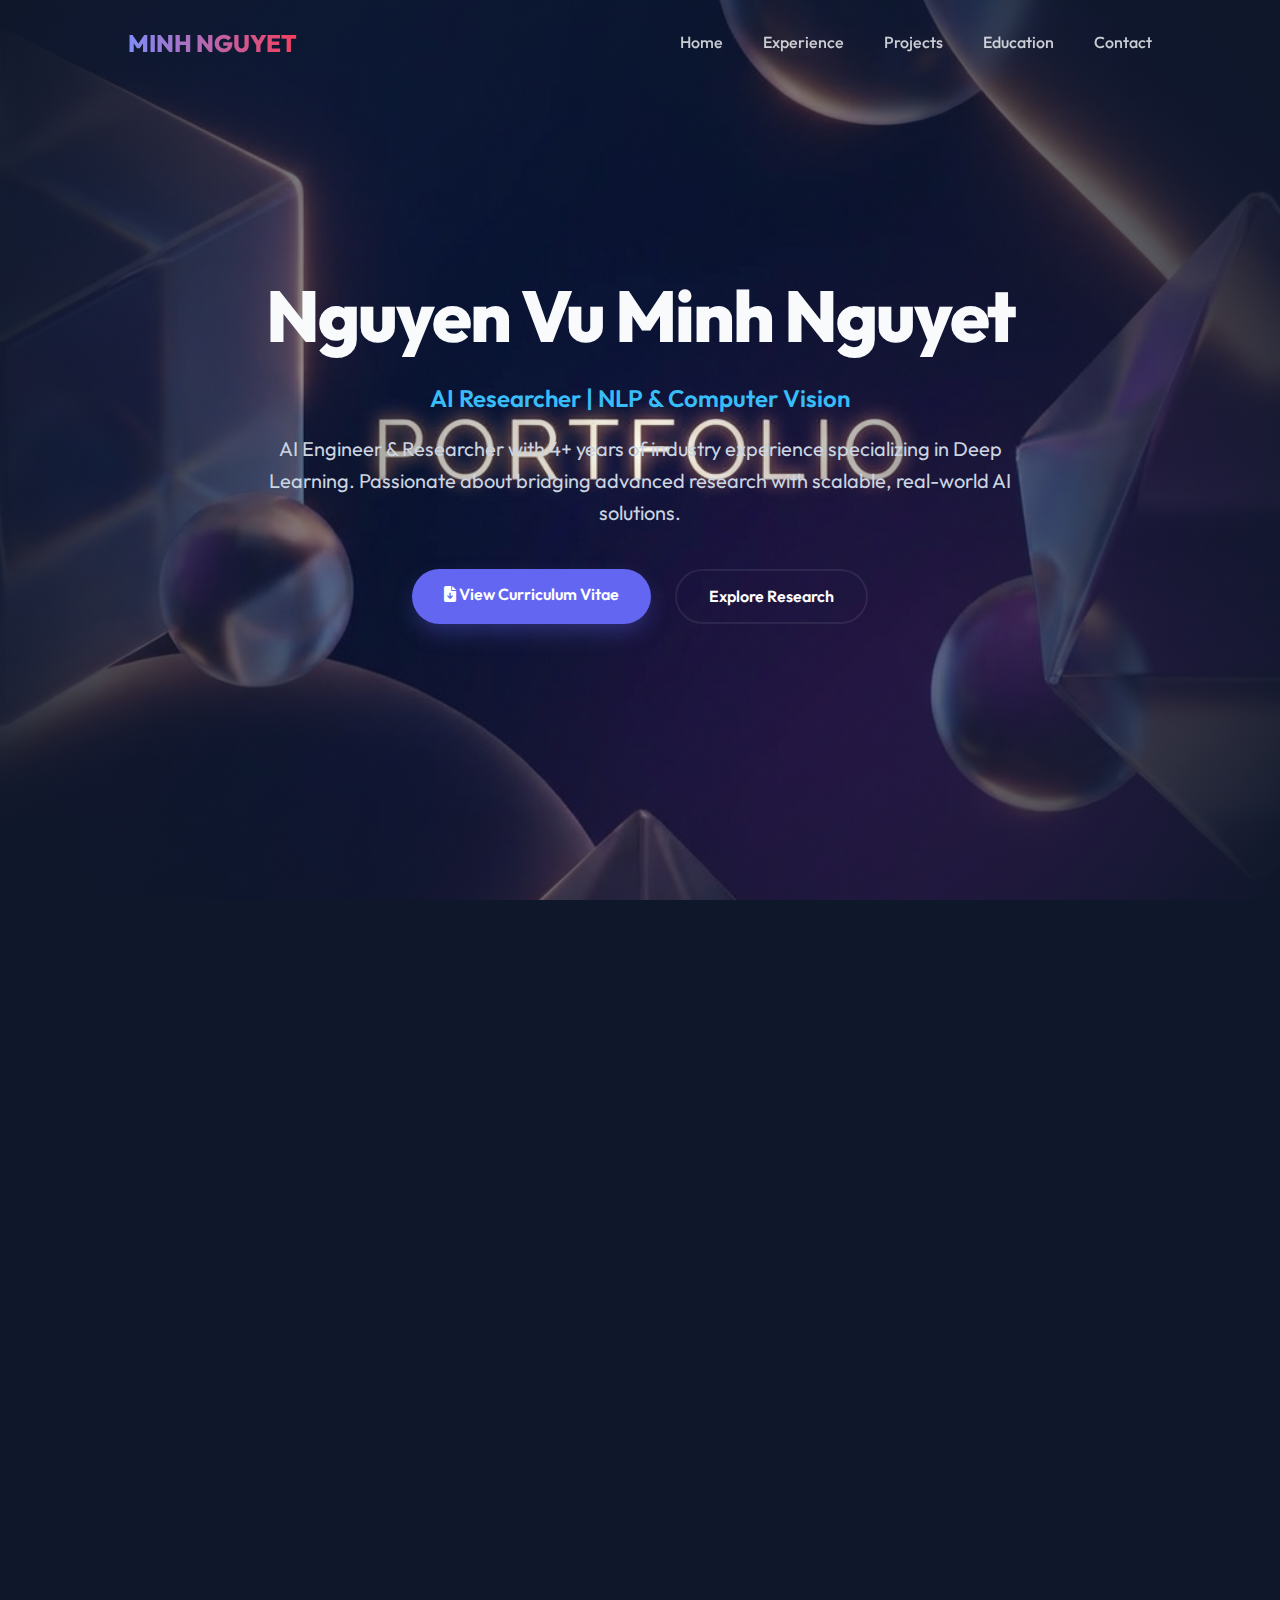
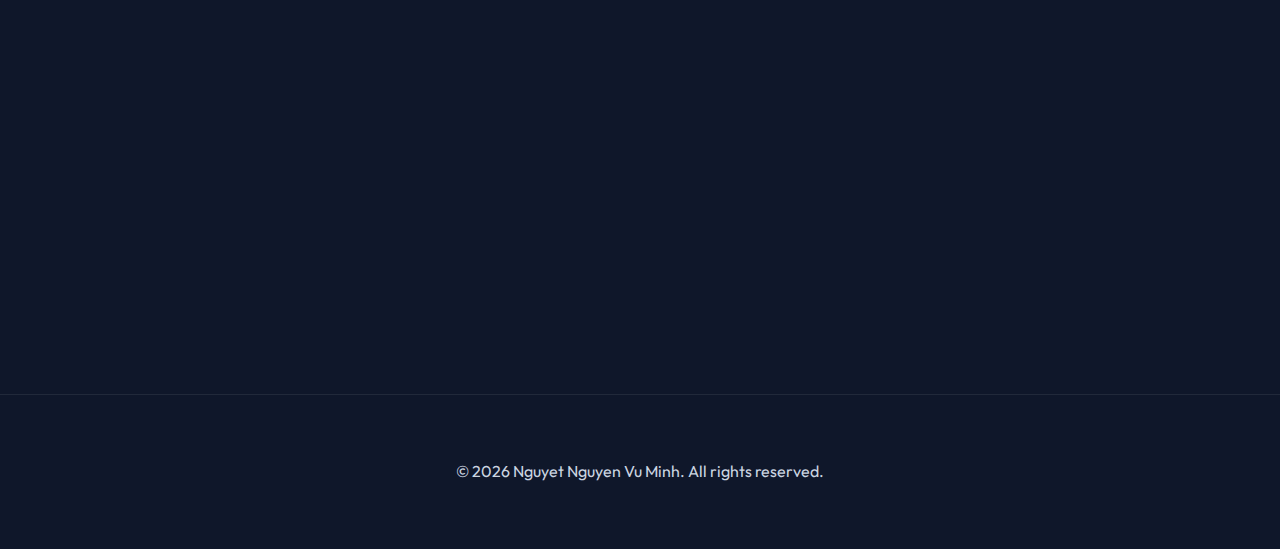
<file: index.html>
<!DOCTYPE html>
<html lang="vi">

<head>
    <meta charset="UTF-8">
    <meta name="viewport" content="width=device-width, initial-scale=1.0">
    <title>Academic Portfolio | Nguyet Nguyen Vu Minh</title>
    <meta name="description"
        content="Academic Portfolio of Nguyet Nguyen Vu Minh - Researcher in NLP and Computer Vision.">

    <!-- Google Fonts -->
    <link rel="preconnect" href="https://fonts.googleapis.com">
    <link rel="preconnect" href="https://fonts.gstatic.com" crossorigin>
    <link href="https://fonts.googleapis.com/css2?family=Outfit:wght@300;400;500;600;700;800&display=swap"
        rel="stylesheet">

    <!-- Font Awesome for Icons -->
    <link rel="stylesheet" href="https://cdnjs.cloudflare.com/ajax/libs/font-awesome/6.4.0/css/all.min.css">
    <link rel="stylesheet" href="style.css">
</head>

<body>

    <nav id="navbar">
        <div class="logo">MINH NGUYET</div>
        <div class="nav-links">
            <a href="#home">Home</a>
            <a href="#experience">Experience</a>
            <a href="#projects">Projects</a>
            <a href="#education">Education</a>
            <a href="#contact">Contact</a>
        </div>
    </nav>

    <section class="hero" id="home">
        <div class="hero-content">
            <h1 class="reveal">Nguyen Vu Minh Nguyet</h1>
            <p class="reveal" style="font-size: 1.5rem; color: var(--accent); font-weight: 600; margin-bottom: 1rem;">AI
                Researcher | NLP & Computer Vision</p>
            <p class="reveal">AI Engineer & Researcher with 4+ years of industry experience specializing in Deep
                Learning. Passionate about bridging advanced research with scalable, real-world AI solutions.</p>
            <div class="cta-buttons reveal">
                <a href="https://drive.google.com/file/d/1HbO9CEuZLDVvlBk6-_Z0i0eOpZUKigqU/view?usp=sharing"
                    class="btn btn-primary" target="_blank"><i class="fas fa-file-download"></i> View Curriculum
                    Vitae</a>
                <a href="#projects" class="btn btn-outline">Explore Research</a>
            </div>
        </div>
    </section>

    <section id="experience" class="reveal">
        <h2 class="section-title">Professional Experience</h2>
        <div class="timeline">
            <div class="timeline-item reveal">
                <div class="timeline-content glass">
                    <div class="timeline-date">2024 - Present</div>
                    <h3>AI Engineer / Researcher</h3>
                    <p style="color: var(--accent); font-weight: 500;">[VNPAY]</p>
                    <ul style="margin-top: 10px; color: var(--text-muted); padding-left: 1.2rem;">
                        <li>Developed real-time fraud detection and <strong>Image Injection Detection</strong> APIs.
                        </li>
                        <li>Built end-to-end OCR automation pipelines for banking document extraction.</li>
                        <li>Engineered credit scorecard models for CAKE by VPBank.</li>
                    </ul>
                </div>
            </div>
            <div class="timeline-item reveal">
                <div class="timeline-content glass">
                    <div class="timeline-date">2022 - 2024</div>
                    <h3>Data Scientist</h3>
                    <p style="color: var(--accent); font-weight: 500;">MBBank</p>
                    <ul style="margin-top: 10px; color: var(--text-muted); padding-left: 1.2rem;">
                        <li>Built XGBoost-based models to detect fraud and alert banking systems in real-time.</li>
                        <li>Monitored training data quality and model deployment across the banking system.</li>
                        <li>Developed rules and machine learning models for international fraud detection and loan risk
                            mitigation.</li>
                    </ul>
                </div>
            </div>
        </div>
    </section>

    <section id="education" class="reveal">
        <h2 class="section-title">Academic Background</h2>
        <div class="timeline">
            <div class="timeline-item reveal">
                <div class="timeline-content glass">
                    <div class="timeline-date">2018 - 2022</div>
                    <h3>Bachelor of Mathematical Economics</h3>
                    <p style="color: var(--accent); font-weight: 500;">National Economics University, Hanoi, Vietnam
                    </p>
                    <p>Major in Actuarial Science with a focus on Mathematics in Insurance and Data Science.</p>
                </div>
            </div>
            <!-- Add more if specific high school info is known, otherwise keep it clean -->
        </div>
    </section>

    <section id="interests" class="reveal">
        <h2 class="section-title">Research Interests</h2>
        <div class="interests-grid reveal">
            <div class="interest-badge">Continual Learning</div>
            <div class="interest-badge">Multimodal Learning</div>
            <div class="interest-badge">Few-Shot Event Detection</div>
            <div class="interest-badge">Vision-Language Models</div>
            <div class="interest-badge">Natural Language Processing</div>
            <div class="interest-badge">Biometric Fraud Detection</div>
        </div>

    </section>

    <section id="projects">
        <h2 class="section-title reveal">Key Research & Projects</h2>

        <div class="research-card glass reveal">
            <div class="project-info">
                <div class="tag-container">
                    <span class="tag">Research Project</span>
                    <span class="tag">PyTorch Lightning</span>
                </div>
                <a href="project-hanet.html" style="text-decoration: none; color: inherit; display: block;">
                    <h3 class="project-title-link">HANet: Hierarchical Augmentation for Continual Few-shot Event
                        Detection</h3>
                </a>
                <p class="abstract">A PyTorch Lightning implementation focusing on event detection using the MAVEN
                    dataset. This research explores hierarchical augmentation techniques to mitigate catastrophic
                    forgetting in few-shot scenarios.</p>
                <div class="project-links">
                    <a href="https://github.com/mhnguyetvu/HANet" target="_blank"><i class="fab fa-github"></i>
                        Repository</a>
                </div>
            </div>
        </div>

        <div class="research-card glass reveal">
            <div class="project-info">
                <div class="tag-container">
                    <span class="tag">NLP</span>
                    <span class="tag">mBART50</span>
                    <span class="tag">Deep Learning</span>
                </div>
                <a href="project-mbart50.html" style="text-decoration: none; color: inherit; display: block;">
                    <h3 class="project-title-link">English-Vietnamese Translation with mBART50</h3>
                </a>
                <p class="abstract">Fine-tuning the mBART50 model for high-quality English to Vietnamese neural machine
                    translation, focusing on linguistic nuances and domain-specific vocabulary.</p>
                <div class="project-links">
                    <a href="https://github.com/mhnguyetvu/en-vi-mbart50" target="_blank"><i class="fab fa-github"></i>
                        Repository</a>
                </div>
            </div>
        </div>

        <div class="research-card glass reveal">
            <div class="project-info">
                <div class="tag-container">
                    <span class="tag">Computer Vision</span>
                    <span class="tag">Sign Language</span>
                </div>
                <a href="project-vsl.html" style="text-decoration: none; color: inherit; display: block;">
                    <h3 class="project-title-link">Vietnam Sign Language (VSL) Recognition</h3>
                </a>
                <p class="abstract">Developing robust models for recognizing and interpreting Vietnamese Sign
                    Language (VSL) using deep learning techniques to improve accessibility.</p>
                <div class="project-links">
                    <a href="https://github.com/mhnguyetvu/sign-language-vsl" target="_blank"><i
                            class="fab fa-github"></i> Repository</a>
                </div>
            </div>
        </div>

        <div class="research-card glass reveal">
            <div class="project-info">
                <div class="tag-container">
                    <span class="tag">NLP</span>
                    <span class="tag">NLLB-200</span>
                    <span class="tag">Distillation</span>
                </div>
                <a href="project-nllb.html" style="text-decoration: none; color: inherit; display: block;">
                    <h3 class="project-title-link">NLLB-200 Model Distillation & Fine-tuning</h3>
                </a>
                <p class="abstract">Data-centric fine-tuning for NLLB on low/under-resourced direction
                    (Korean→Vietnamese) from noisy web corpora (OPUS).</p>
                <div class="project-links">
                    <a href="https://github.com/mhnguyetvu/nllb-distilled-200-finetuning" target="_blank"><i
                            class="fab fa-github"></i> Repository</a>
                </div>
            </div>
        </div>

    </section>

    <section id="contact">
        <h2 class="section-title reveal">Get in Touch</h2>
        <div class="glass reveal contact-container" style="padding: 3rem; text-align: center;">
            <p style="margin-bottom: 2rem;">I am always open to discussing research collaborations or graduate school
                opportunities.</p>
            <div style="display: flex; flex-direction: column; gap: 1rem; align-items: center; margin-bottom: 2rem;">
                <p><i class="fab fa-linkedin" style="color: var(--primary);"></i> linkedin.com/in/mhnguyetvu
                    (Placeholder)</p>
                <p><i class="fab fa-github" style="color: var(--primary);"></i> github.com/mhnguyetvu</p>
                <p><i class="fas fa-envelope" style="color: var(--primary);"></i> minhnguyetneu512@gmail.com</p>
            </div>
        </div>
    </section>

    <footer
        style="text-align: center; padding: 4rem 10%; color: var(--text-muted); border-top: 1px solid var(--glass-border);">
        <p>&copy; 2026 Nguyet Nguyen Vu Minh. All rights reserved.</p>
    </footer>

    <script src="script.js"></script>
</body>

</html>
</file>
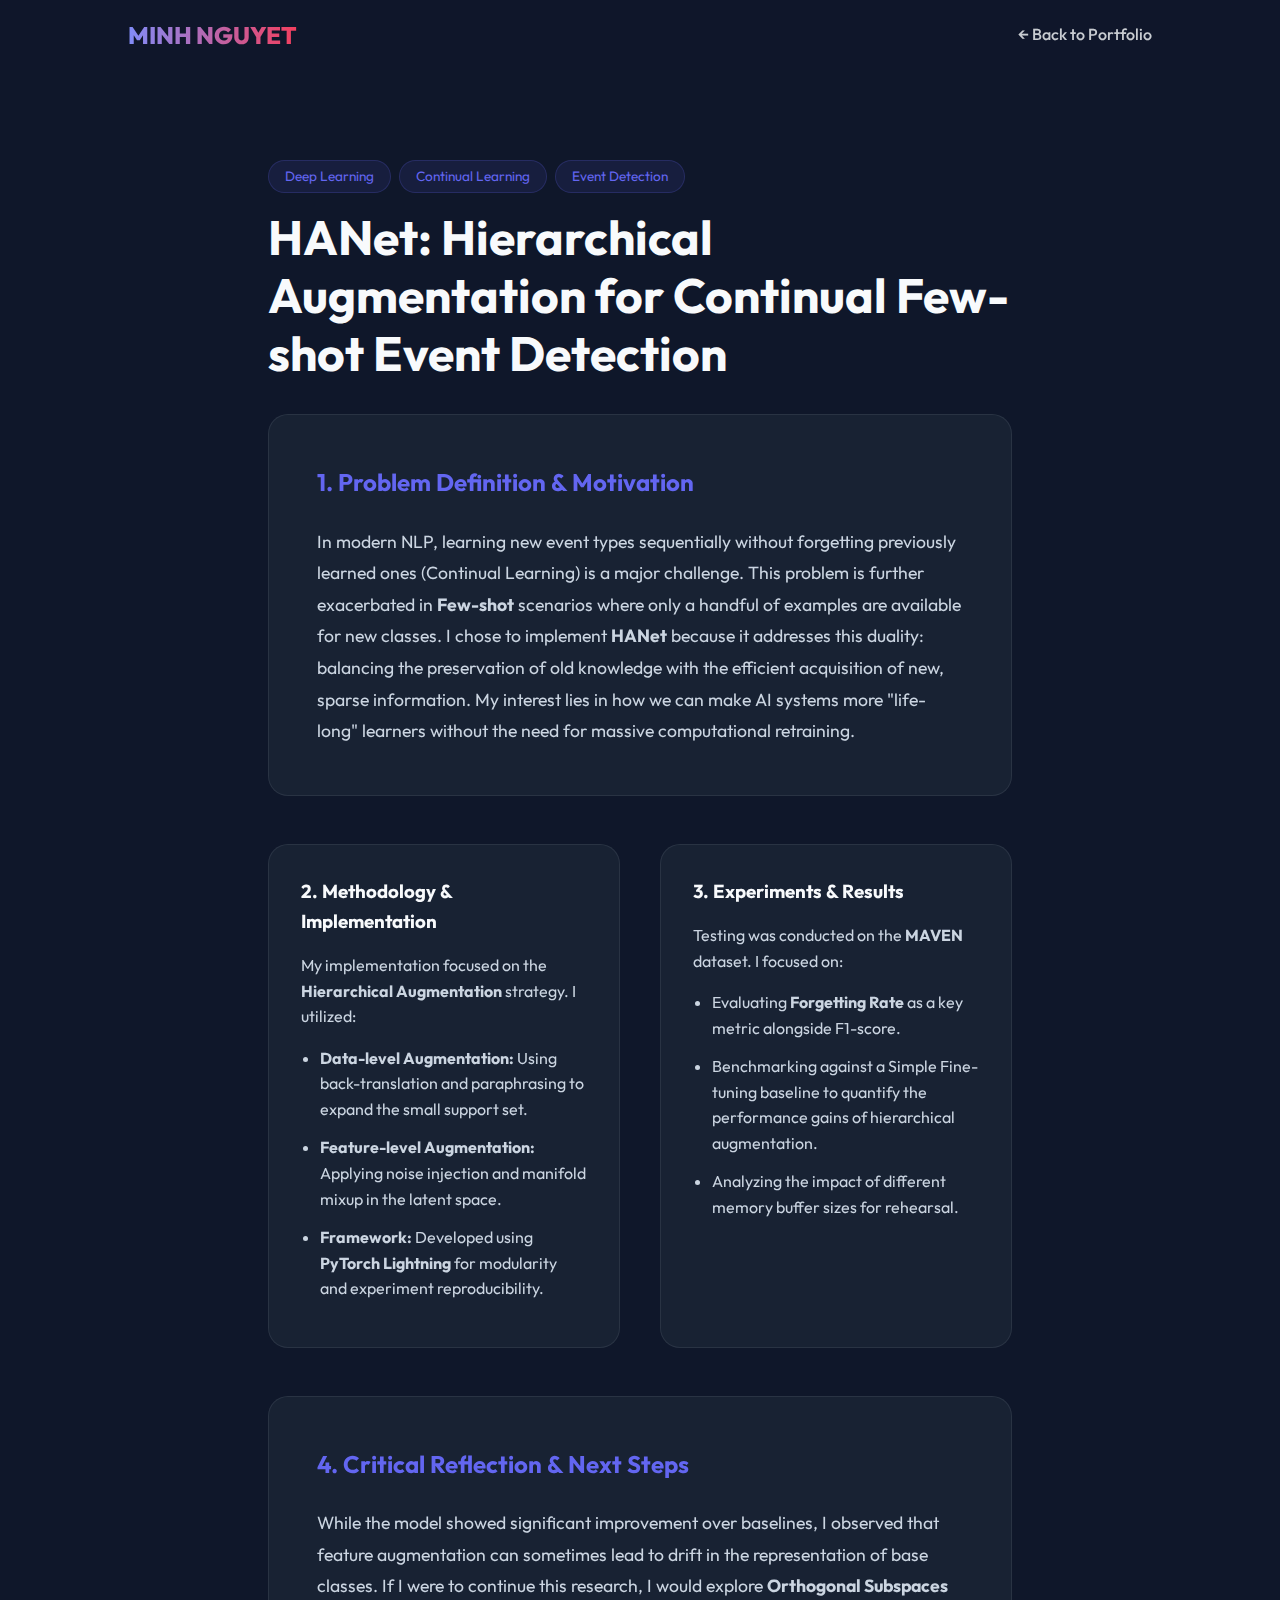
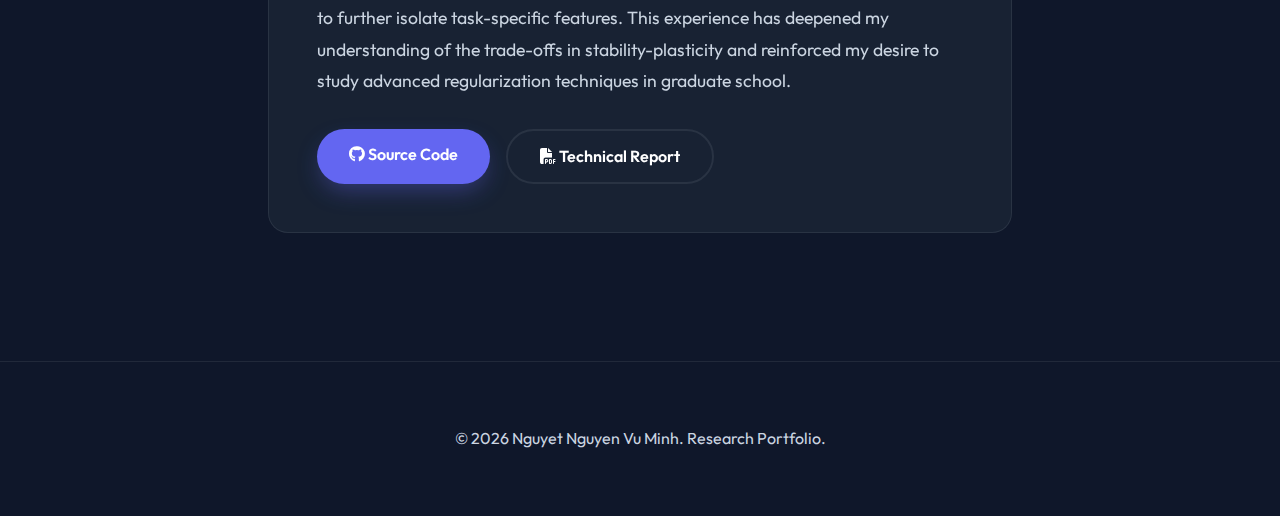
<file: project-hanet.html>
<!DOCTYPE html>
<html lang="vi">

<head>
    <meta charset="UTF-8">
    <meta name="viewport" content="width=device-width, initial-scale=1.0">
    <title>Research Details | HANet Implementation</title>

    <!-- Google Fonts -->
    <link rel="preconnect" href="https://fonts.googleapis.com">
    <link rel="preconnect" href="https://fonts.gstatic.com" crossorigin>
    <link href="https://fonts.googleapis.com/css2?family=Outfit:wght@300;400;500;600;700;800&display=swap"
        rel="stylesheet">

    <!-- Font Awesome for Icons -->
    <link rel="stylesheet" href="https://cdnjs.cloudflare.com/ajax/libs/font-awesome/6.4.0/css/all.min.css">
    <link rel="stylesheet" href="style.css">
</head>

<body style="background-image: none;">

    <nav id="navbar" class="scrolled">
        <div class="logo">MINH NGUYET</div>
        <div class="nav-links">
            <a href="index.html">← Back to Portfolio</a>
        </div>
    </nav>

    <section style="padding-top: 10rem; max-width: 1000px; margin: 0 auto;">
        <div class="reveal active">
            <div class="tag-container" style="margin-bottom: 1rem;">
                <span class="tag">Deep Learning</span>
                <span class="tag">Continual Learning</span>
                <span class="tag">Event Detection</span>
            </div>
            <h1 style="font-size: 3rem; line-height: 1.2; margin-bottom: 2rem;">HANet: Hierarchical Augmentation for
                Continual Few-shot Event Detection</h1>

            <div class="glass" style="padding: 3rem; margin-bottom: 3rem;">
                <h2 style="color: var(--primary); margin-bottom: 1.5rem;">1. Problem Definition & Motivation</h2>
                <p style="font-size: 1.1rem; line-height: 1.8; color: var(--text-muted);">
                    In modern NLP, learning new event types sequentially without forgetting previously learned ones
                    (Continual Learning) is a major challenge. This problem is further exacerbated in
                    <strong>Few-shot</strong> scenarios where only a handful of examples are available for new classes.
                    I chose to implement <strong>HANet</strong> because it addresses this duality: balancing the
                    preservation of old knowledge with the efficient acquisition of new, sparse information. My interest
                    lies in how we can make AI systems more "life-long" learners without the need for massive
                    computational retraining.
                </p>
            </div>

            <div class="projects-grid">
                <div class="glass" style="padding: 2rem;">
                    <h3>2. Methodology & Implementation</h3>
                    <p style="margin-top: 1rem; color: var(--text-muted);">
                        My implementation focused on the <strong>Hierarchical Augmentation</strong> strategy. I
                        utilized:
                    </p>
                    <ul style="margin-top: 1rem; color: var(--text-muted); padding-left: 1.2rem;">
                        <li style="margin-bottom: 0.8rem;"><strong>Data-level Augmentation:</strong> Using
                            back-translation and paraphrasing to expand the small support set.</li>
                        <li style="margin-bottom: 0.8rem;"><strong>Feature-level Augmentation:</strong> Applying noise
                            injection and manifold mixup in the latent space.</li>
                        <li style="margin-bottom: 0.8rem;"><strong>Framework:</strong> Developed using <strong>PyTorch
                                Lightning</strong> for modularity and experiment reproducibility.</li>
                    </ul>
                </div>

                <div class="glass" style="padding: 2rem;">
                    <h3>3. Experiments & Results</h3>
                    <p style="margin-top: 1rem; color: var(--text-muted);">
                        Testing was conducted on the <strong>MAVEN</strong> dataset. I focused on:
                    </p>
                    <ul style="margin-top: 1rem; color: var(--text-muted); padding-left: 1.2rem;">
                        <li style="margin-bottom: 0.8rem;">Evaluating <strong>Forgetting Rate</strong> as a key metric
                            alongside F1-score.</li>
                        <li style="margin-bottom: 0.8rem;">Benchmarking against a Simple Fine-tuning baseline to
                            quantify the performance gains of hierarchical augmentation.</li>
                        <li style="margin-bottom: 0.8rem;">Analyzing the impact of different memory buffer sizes for
                            rehearsal.</li>
                    </ul>
                </div>
            </div>

            <div class="glass" style="padding: 3rem; margin-top: 3rem;">
                <h2 style="color: var(--primary); margin-bottom: 1.5rem;">4. Critical Reflection & Next Steps</h2>
                <p style="font-size: 1.1rem; line-height: 1.8; color: var(--text-muted);">
                    While the model showed significant improvement over baselines, I observed that feature augmentation
                    can sometimes lead to drift in the representation of base classes. If I were to continue this
                    research, I would explore <strong>Orthogonal Subspaces</strong> to further isolate task-specific
                    features. This experience has deepened my understanding of the trade-offs in stability-plasticity
                    and reinforced my desire to study advanced regularization techniques in graduate school.
                </p>
                <div style="margin-top: 2rem; display: flex; gap: 1rem;">
                    <a href="https://github.com/mhnguyetvu/HANet" class="btn btn-primary" target="_blank"><i
                            class="fab fa-github"></i> Source Code</a>
                    <a href="#" class="btn btn-outline" target="_blank"><i class="fas fa-file-pdf"></i> Technical
                        Report</a>
                </div>
            </div>
        </div>
    </section>

    <footer
        style="text-align: center; padding: 4rem 10%; color: var(--text-muted); border-top: 1px solid var(--glass-border);">
        <p>&copy; 2026 Nguyet Nguyen Vu Minh. Research Portfolio.</p>
    </footer>

    <script src="script.js"></script>
</body>

</html>
</file>
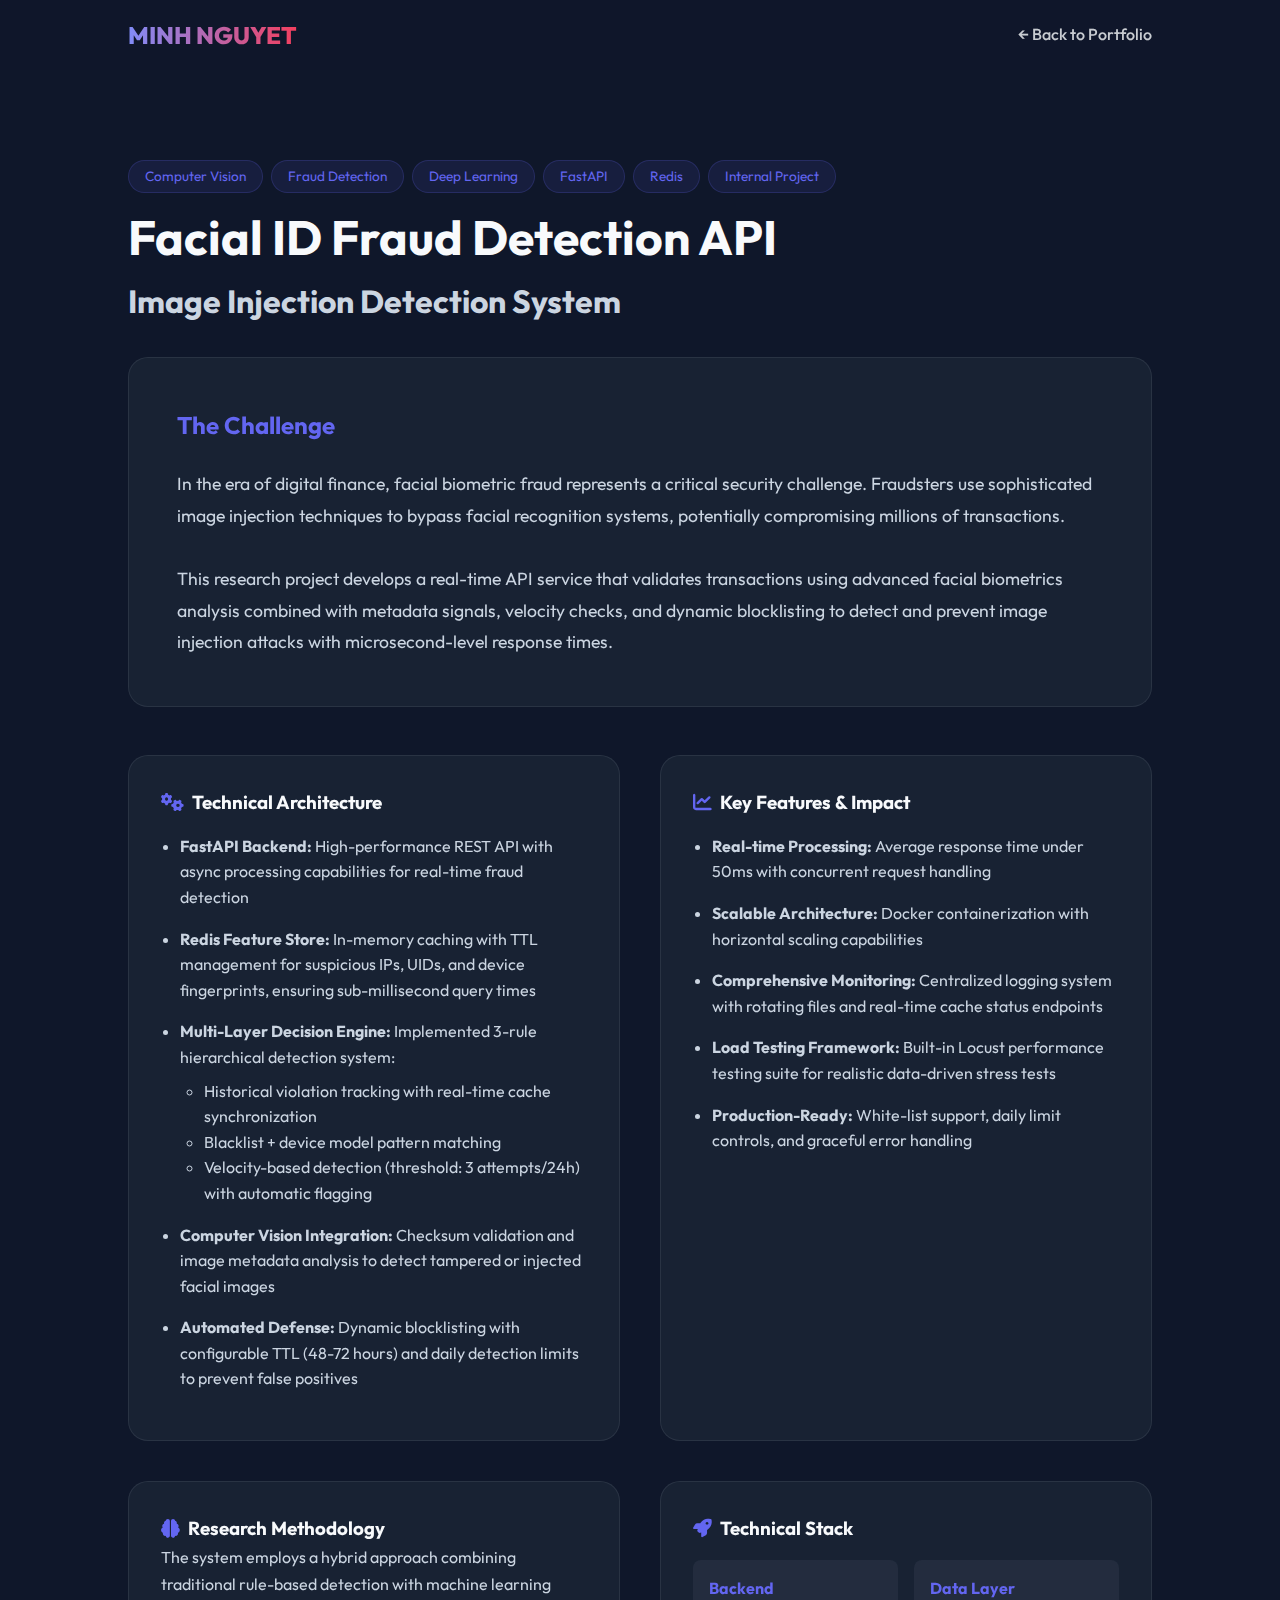
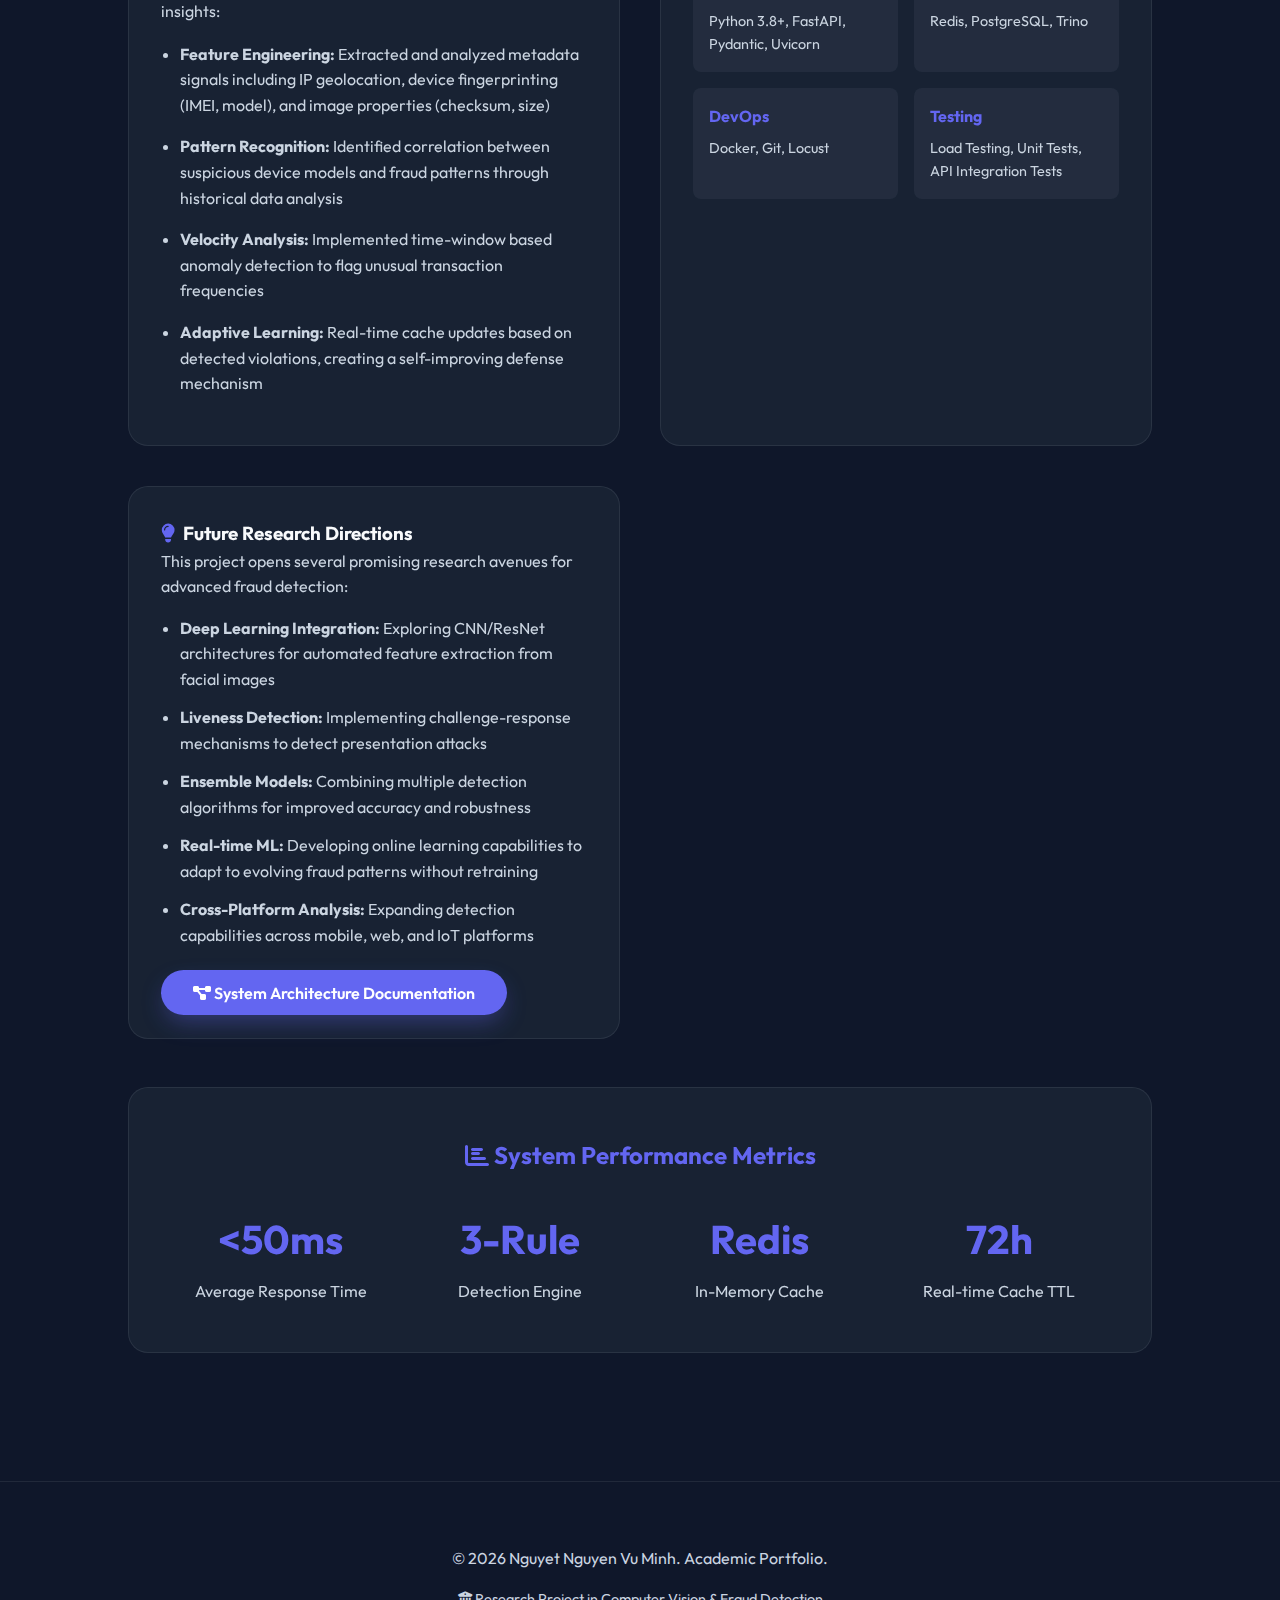
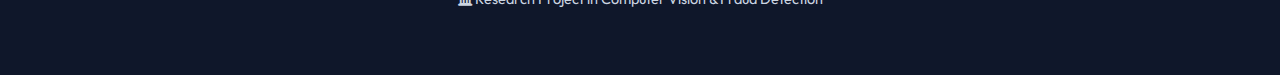
<file: project-image-injection-detection.html>
<!DOCTYPE html>
<html lang="vi">

<head>
    <meta charset="UTF-8">
    <meta name="viewport" content="width=device-width, initial-scale=1.0">
    <title>Project Details | Image Injection Detection API</title>

    <!-- Google Fonts -->
    <link rel="preconnect" href="https://fonts.googleapis.com">
    <link rel="preconnect" href="https://fonts.gstatic.com" crossorigin>
    <link href="https://fonts.googleapis.com/css2?family=Outfit:wght@300;400;500;600;700;800&display=swap"
        rel="stylesheet">

    <!-- Font Awesome for Icons -->
    <link rel="stylesheet" href="https://cdnjs.cloudflare.com/ajax/libs/font-awesome/6.4.0/css/all.min.css">
    <link rel="stylesheet" href="style.css">
</head>

<body style="background-image: none;">

    <nav id="navbar" class="scrolled">
        <div class="logo">MINH NGUYET</div>
        <div class="nav-links">
            <a href="index.html">← Back to Portfolio</a>
        </div>
    </nav>

    <section style="padding-top: 10rem;">
        <div class="reveal active">
            <div class="tag-container" style="margin-bottom: 1rem;">
                <span class="tag">Computer Vision</span>
                <span class="tag">Fraud Detection</span>
                <span class="tag">Deep Learning</span>
                <span class="tag">FastAPI</span>
                <span class="tag">Redis</span>
                <span class="tag">Internal Project</span>
            </div>
            <h1 style="font-size: 3rem; line-height: 1.2; margin-bottom: 2rem;">Facial ID Fraud Detection API<br/>
                <span style="font-size: 2rem; color: var(--text-muted);">Image Injection Detection System</span>
            </h1>

            <div class="glass" style="padding: 3rem; margin-bottom: 3rem;">
                <h2 style="color: var(--primary); margin-bottom: 1.5rem;">The Challenge</h2>
                <p style="font-size: 1.1rem; line-height: 1.8; color: var(--text-muted);">
                    In the era of digital finance, facial biometric fraud represents a critical security challenge. 
                    Fraudsters use sophisticated image injection techniques to bypass facial recognition systems, 
                    potentially compromising millions of transactions.
                    <br><br>
                    This research project develops a real-time API service that validates transactions using advanced 
                    facial biometrics analysis combined with metadata signals, velocity checks, and dynamic blocklisting 
                    to detect and prevent image injection attacks with microsecond-level response times.
                </p>
            </div>

            <div class="projects-grid">
                <div class="glass" style="padding: 2rem;">
                    <h3><i class="fas fa-cogs" style="color: var(--primary); margin-right: 0.5rem;"></i>Technical Architecture</h3>
                    <ul style="margin-top: 1rem; color: var(--text-muted); padding-left: 1.2rem;">
                        <li style="margin-bottom: 1rem;">
                            <strong>FastAPI Backend:</strong> High-performance REST API with async processing capabilities 
                            for real-time fraud detection
                        </li>
                        <li style="margin-bottom: 1rem;">
                            <strong>Redis Feature Store:</strong> In-memory caching with TTL management for suspicious IPs, 
                            UIDs, and device fingerprints, ensuring sub-millisecond query times
                        </li>
                        <li style="margin-bottom: 1rem;">
                            <strong>Multi-Layer Decision Engine:</strong> Implemented 3-rule hierarchical detection system:
                            <ul style="padding-left: 1.5rem; margin-top: 0.5rem;">
                                <li>Historical violation tracking with real-time cache synchronization</li>
                                <li>Blacklist + device model pattern matching</li>
                                <li>Velocity-based detection (threshold: 3 attempts/24h) with automatic flagging</li>
                            </ul>
                        </li>
                        <li style="margin-bottom: 1rem;">
                            <strong>Computer Vision Integration:</strong> Checksum validation and image metadata analysis 
                            to detect tampered or injected facial images
                        </li>
                        <li style="margin-bottom: 1rem;">
                            <strong>Automated Defense:</strong> Dynamic blocklisting with configurable TTL (48-72 hours) 
                            and daily detection limits to prevent false positives
                        </li>
                    </ul>
                </div>

                <div class="glass" style="padding: 2rem;">
                    <h3><i class="fas fa-chart-line" style="color: var(--primary); margin-right: 0.5rem;"></i>Key Features & Impact</h3>
                    <ul style="margin-top: 1rem; color: var(--text-muted); padding-left: 1.2rem;">
                        <li style="margin-bottom: 1rem;">
                            <strong>Real-time Processing:</strong> Average response time under 50ms with concurrent request handling
                        </li>
                        <li style="margin-bottom: 1rem;">
                            <strong>Scalable Architecture:</strong> Docker containerization with horizontal scaling capabilities
                        </li>
                        <li style="margin-bottom: 1rem;">
                            <strong>Comprehensive Monitoring:</strong> Centralized logging system with rotating files and 
                            real-time cache status endpoints
                        </li>
                        <li style="margin-bottom: 1rem;">
                            <strong>Load Testing Framework:</strong> Built-in Locust performance testing suite for 
                            realistic data-driven stress tests
                        </li>
                        <li style="margin-bottom: 1rem;">
                            <strong>Production-Ready:</strong> White-list support, daily limit controls, and graceful error handling
                        </li>
                    </ul>
                </div>

                <div class="glass" style="padding: 2rem;">
                    <h3><i class="fas fa-brain" style="color: var(--primary); margin-right: 0.5rem;"></i>Research Methodology</h3>
                    <p style="color: var(--text-muted); line-height: 1.7;">
                        The system employs a hybrid approach combining traditional rule-based detection with machine learning insights:
                    </p>
                    <ul style="margin-top: 1rem; color: var(--text-muted); padding-left: 1.2rem;">
                        <li style="margin-bottom: 1rem;">
                            <strong>Feature Engineering:</strong> Extracted and analyzed metadata signals including IP geolocation, 
                            device fingerprinting (IMEI, model), and image properties (checksum, size)
                        </li>
                        <li style="margin-bottom: 1rem;">
                            <strong>Pattern Recognition:</strong> Identified correlation between suspicious device models 
                            and fraud patterns through historical data analysis
                        </li>
                        <li style="margin-bottom: 1rem;">
                            <strong>Velocity Analysis:</strong> Implemented time-window based anomaly detection to flag 
                            unusual transaction frequencies
                        </li>
                        <li style="margin-bottom: 1rem;">
                            <strong>Adaptive Learning:</strong> Real-time cache updates based on detected violations, 
                            creating a self-improving defense mechanism
                        </li>
                    </ul>
                </div>

                <div class="glass" style="padding: 2rem;">
                    <h3><i class="fas fa-rocket" style="color: var(--primary); margin-right: 0.5rem;"></i>Technical Stack</h3>
                    <div style="display: grid; grid-template-columns: repeat(auto-fit, minmax(200px, 1fr)); gap: 1rem; margin-top: 1rem;">
                        <div style="background: rgba(255,255,255,0.05); padding: 1rem; border-radius: 8px;">
                            <strong style="color: var(--primary);">Backend</strong>
                            <p style="color: var(--text-muted); font-size: 0.9rem; margin-top: 0.5rem;">
                                Python 3.8+, FastAPI, Pydantic, Uvicorn
                            </p>
                        </div>
                        <div style="background: rgba(255,255,255,0.05); padding: 1rem; border-radius: 8px;">
                            <strong style="color: var(--primary);">Data Layer</strong>
                            <p style="color: var(--text-muted); font-size: 0.9rem; margin-top: 0.5rem;">
                                Redis, PostgreSQL, Trino
                            </p>
                        </div>
                        <div style="background: rgba(255,255,255,0.05); padding: 1rem; border-radius: 8px;">
                            <strong style="color: var(--primary);">DevOps</strong>
                            <p style="color: var(--text-muted); font-size: 0.9rem; margin-top: 0.5rem;">
                                Docker, Git, Locust
                            </p>
                        </div>
                        <div style="background: rgba(255,255,255,0.05); padding: 1rem; border-radius: 8px;">
                            <strong style="color: var(--primary);">Testing</strong>
                            <p style="color: var(--text-muted); font-size: 0.9rem; margin-top: 0.5rem;">
                                Load Testing, Unit Tests, API Integration Tests
                            </p>
                        </div>
                    </div>
                </div>

                <div class="glass" style="padding: 2rem;">
                    <h3><i class="fas fa-lightbulb" style="color: var(--primary); margin-right: 0.5rem;"></i>Future Research Directions</h3>
                    <div style="color: var(--text-muted);">
                        <p style="margin-bottom: 1rem;">
                            This project opens several promising research avenues for advanced fraud detection:
                        </p>
                        <ul style="padding-left: 1.2rem;">
                            <li style="margin-bottom: 0.8rem;">
                                <strong>Deep Learning Integration:</strong> Exploring CNN/ResNet architectures for 
                                automated feature extraction from facial images
                            </li>
                            <li style="margin-bottom: 0.8rem;">
                                <strong>Liveness Detection:</strong> Implementing challenge-response mechanisms to 
                                detect presentation attacks
                            </li>
                            <li style="margin-bottom: 0.8rem;">
                                <strong>Ensemble Models:</strong> Combining multiple detection algorithms for improved 
                                accuracy and robustness
                            </li>
                            <li style="margin-bottom: 0.8rem;">
                                <strong>Real-time ML:</strong> Developing online learning capabilities to adapt to 
                                evolving fraud patterns without retraining
                            </li>
                            <li style="margin-bottom: 0.8rem;">
                                <strong>Cross-Platform Analysis:</strong> Expanding detection capabilities across 
                                mobile, web, and IoT platforms
                            </li>
                        </ul>
                    </div>
                    <div style="margin-top: 2rem;">
                        <a href="SYSTEM_FLOW_DIAGRAMS.md" class="btn btn-primary"
                            target="_blank"><i class="fas fa-diagram-project"></i> System Architecture Documentation</a>
                    </div>
                </div>
            </div>

            <!-- System Metrics Section -->
            <div class="glass" style="padding: 3rem; margin-top: 3rem;">
                <h2 style="color: var(--primary); margin-bottom: 2rem; text-align: center;">
                    <i class="fas fa-chart-bar"></i> System Performance Metrics
                </h2>
                <div style="display: grid; grid-template-columns: repeat(auto-fit, minmax(200px, 1fr)); gap: 2rem; text-align: center;">
                    <div>
                        <div style="font-size: 2.5rem; font-weight: bold; color: var(--primary);">&lt;50ms</div>
                        <div style="color: var(--text-muted); margin-top: 0.5rem;">Average Response Time</div>
                    </div>
                    <div>
                        <div style="font-size: 2.5rem; font-weight: bold; color: var(--primary);">3-Rule</div>
                        <div style="color: var(--text-muted); margin-top: 0.5rem;">Detection Engine</div>
                    </div>
                    <div>
                        <div style="font-size: 2.5rem; font-weight: bold; color: var(--primary);">Redis</div>
                        <div style="color: var(--text-muted); margin-top: 0.5rem;">In-Memory Cache</div>
                    </div>
                    <div>
                        <div style="font-size: 2.5rem; font-weight: bold; color: var(--primary);">72h</div>
                        <div style="color: var(--text-muted); margin-top: 0.5rem;">Real-time Cache TTL</div>
                    </div>
                </div>
            </div>
        </div>
    </section>

    <footer
        style="text-align: center; padding: 4rem 10%; color: var(--text-muted); border-top: 1px solid var(--glass-border);">
        <p>&copy; 2026 Nguyet Nguyen Vu Minh. Academic Portfolio.</p>
        <p style="margin-top: 1rem; font-size: 0.9rem;">
            <i class="fas fa-university"></i> Research Project in Computer Vision & Fraud Detection
        </p>
    </footer>

    <script src="script.js"></script>
</body>

</html>
</file>
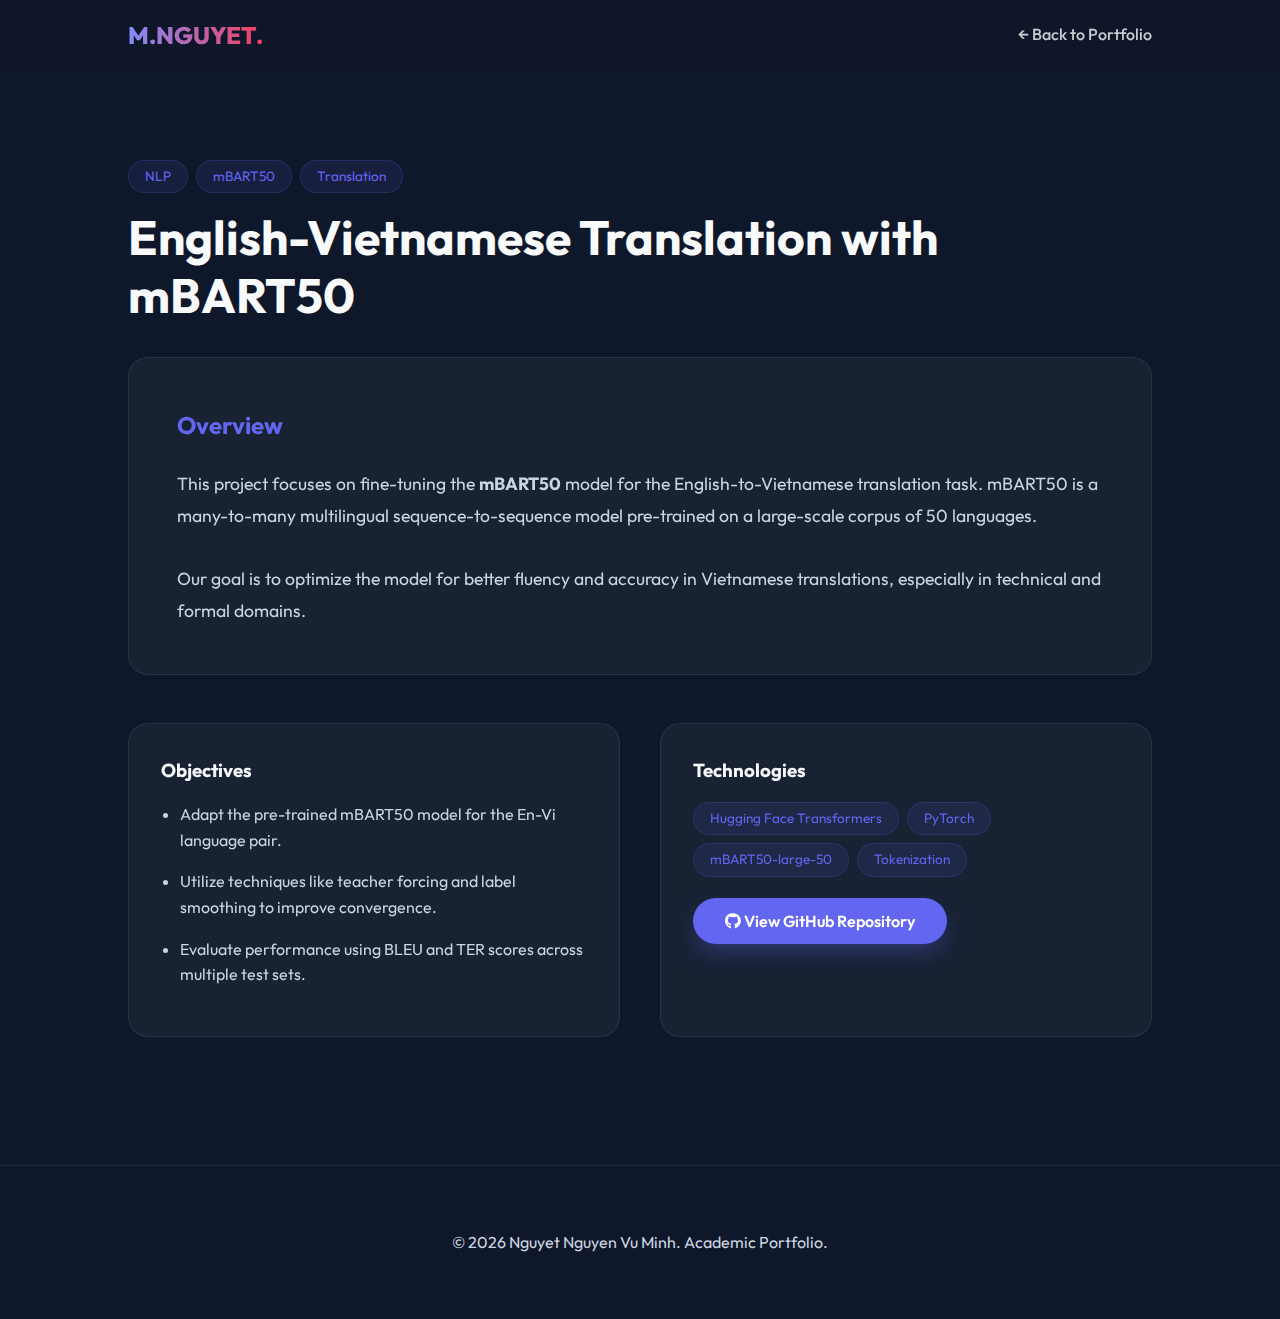
<file: project-mbart50.html>
<!DOCTYPE html>
<html lang="vi">

<head>
    <meta charset="UTF-8">
    <meta name="viewport" content="width=device-width, initial-scale=1.0">
    <title>Project Details | en-vi-mbart50</title>

    <!-- Google Fonts -->
    <link rel="preconnect" href="https://fonts.googleapis.com">
    <link rel="preconnect" href="https://fonts.gstatic.com" crossorigin>
    <link href="https://fonts.googleapis.com/css2?family=Outfit:wght@300;400;500;600;700;800&display=swap"
        rel="stylesheet">

    <!-- Font Awesome for Icons -->
    <link rel="stylesheet" href="https://cdnjs.cloudflare.com/ajax/libs/font-awesome/6.4.0/css/all.min.css">
    <link rel="stylesheet" href="style.css">
</head>

<body style="background-image: none;">

    <nav id="navbar" class="scrolled">
        <div class="logo">M.NGUYET.</div>
        <div class="nav-links">
            <a href="index.html">← Back to Portfolio</a>
        </div>
    </nav>

    <section style="padding-top: 10rem;">
        <div class="reveal active">
            <div class="tag-container" style="margin-bottom: 1rem;">
                <span class="tag">NLP</span>
                <span class="tag">mBART50</span>
                <span class="tag">Translation</span>
            </div>
            <h1 style="font-size: 3rem; line-height: 1.2; margin-bottom: 2rem;">English-Vietnamese Translation with
                mBART50</h1>

            <div class="glass" style="padding: 3rem; margin-bottom: 3rem;">
                <h2 style="color: var(--primary); margin-bottom: 1.5rem;">Overview</h2>
                <p style="font-size: 1.1rem; line-height: 1.8; color: var(--text-muted);">
                    This project focuses on fine-tuning the <strong>mBART50</strong> model for the English-to-Vietnamese
                    translation task. mBART50 is a many-to-many multilingual sequence-to-sequence model pre-trained on a
                    large-scale corpus of 50 languages.
                    <br><br>
                    Our goal is to optimize the model for better fluency and accuracy in Vietnamese translations,
                    especially in technical and formal domains.
                </p>
            </div>

            <div class="projects-grid">
                <div class="glass" style="padding: 2rem;">
                    <h3>Objectives</h3>
                    <ul style="margin-top: 1rem; color: var(--text-muted); padding-left: 1.2rem;">
                        <li style="margin-bottom: 1rem;">Adapt the pre-trained mBART50 model for the En-Vi language
                            pair.</li>
                        <li style="margin-bottom: 1rem;">Utilize techniques like teacher forcing and label smoothing to
                            improve convergence.</li>
                        <li style="margin-bottom: 1rem;">Evaluate performance using BLEU and TER scores across multiple
                            test sets.</li>
                    </ul>
                </div>

                <div class="glass" style="padding: 2rem;">
                    <h3>Technologies</h3>
                    <div class="tag-container" style="margin-top: 1rem;">
                        <span class="tag">Hugging Face Transformers</span>
                        <span class="tag">PyTorch</span>
                        <span class="tag">mBART50-large-50</span>
                        <span class="tag">Tokenization</span>
                    </div>
                    <div style="margin-top: 2rem;">
                        <a href="https://github.com/mhnguyetvu/en-vi-mbart50" class="btn btn-primary" target="_blank"><i
                                class="fab fa-github"></i> View GitHub Repository</a>
                    </div>
                </div>
            </div>
        </div>
    </section>

    <footer
        style="text-align: center; padding: 4rem 10%; color: var(--text-muted); border-top: 1px solid var(--glass-border);">
        <p>&copy; 2026 Nguyet Nguyen Vu Minh. Academic Portfolio.</p>
    </footer>

    <script src="script.js"></script>
</body>

</html>
</file>
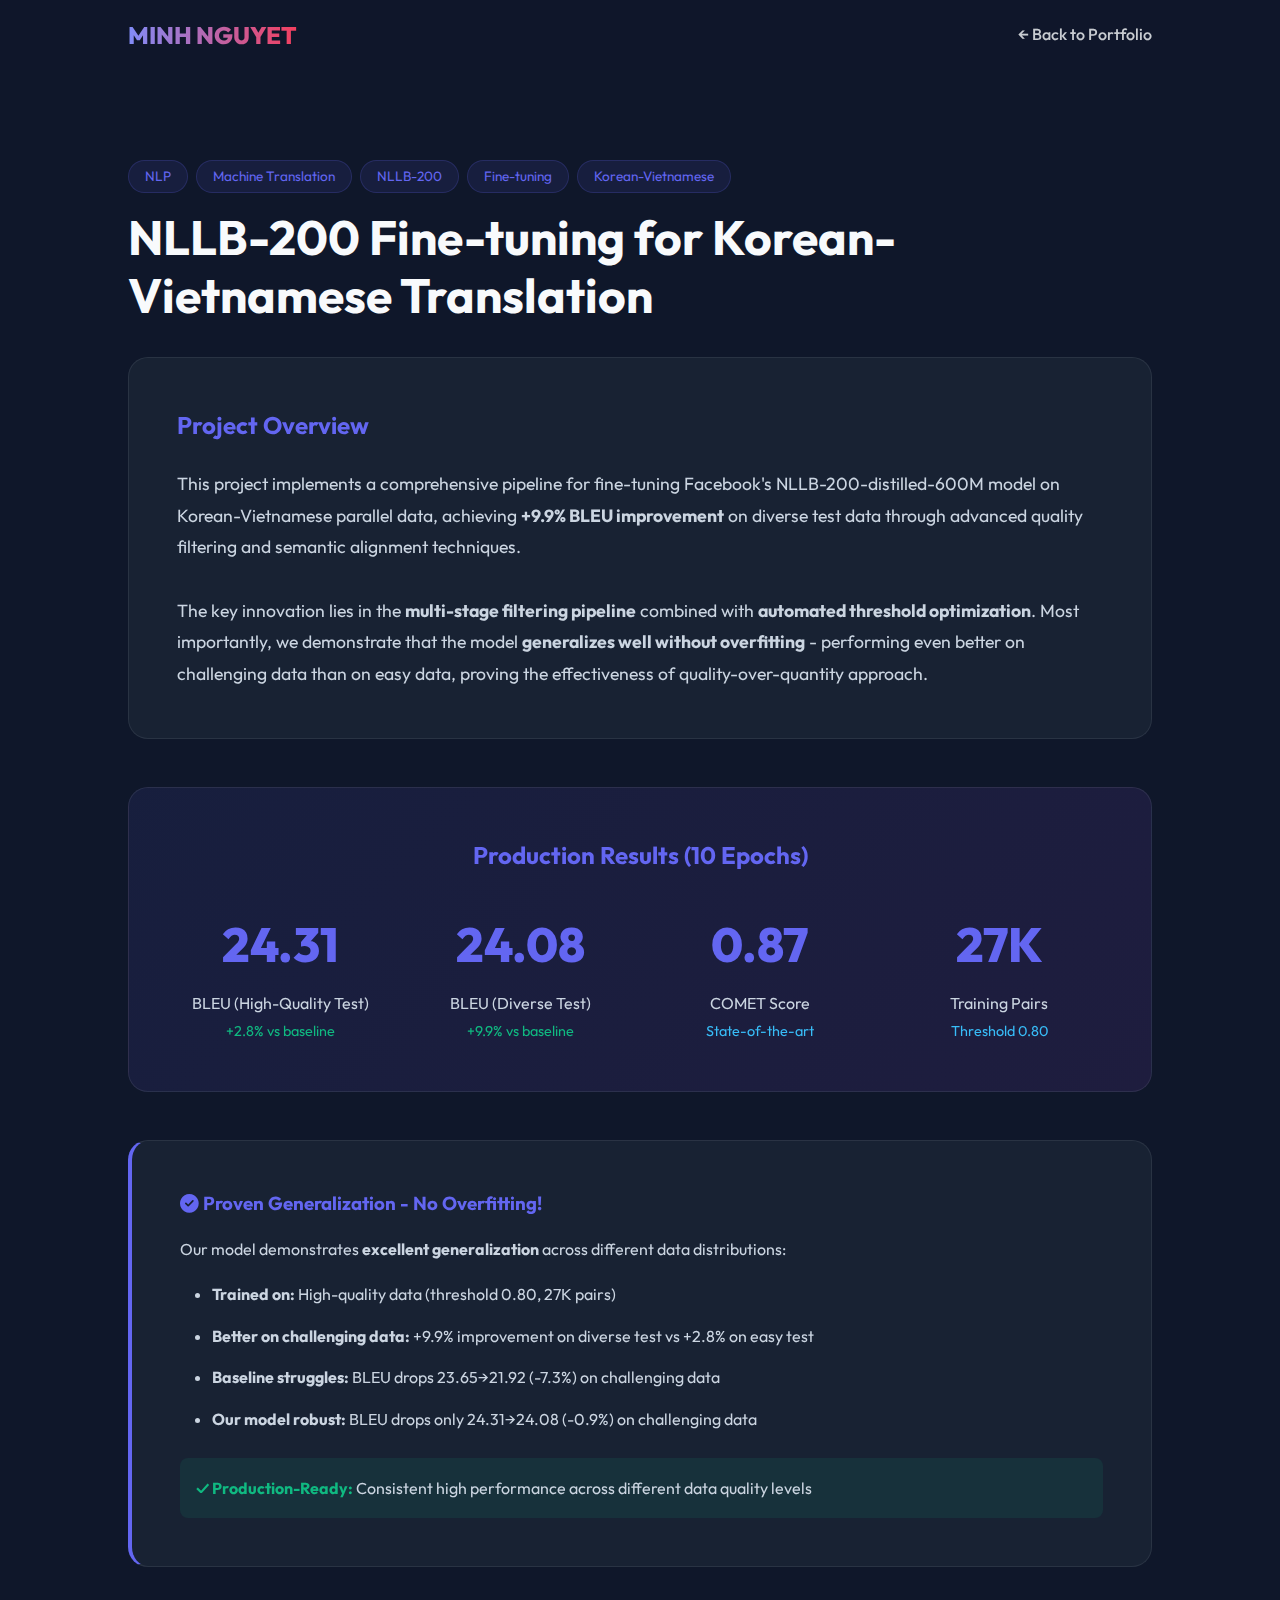
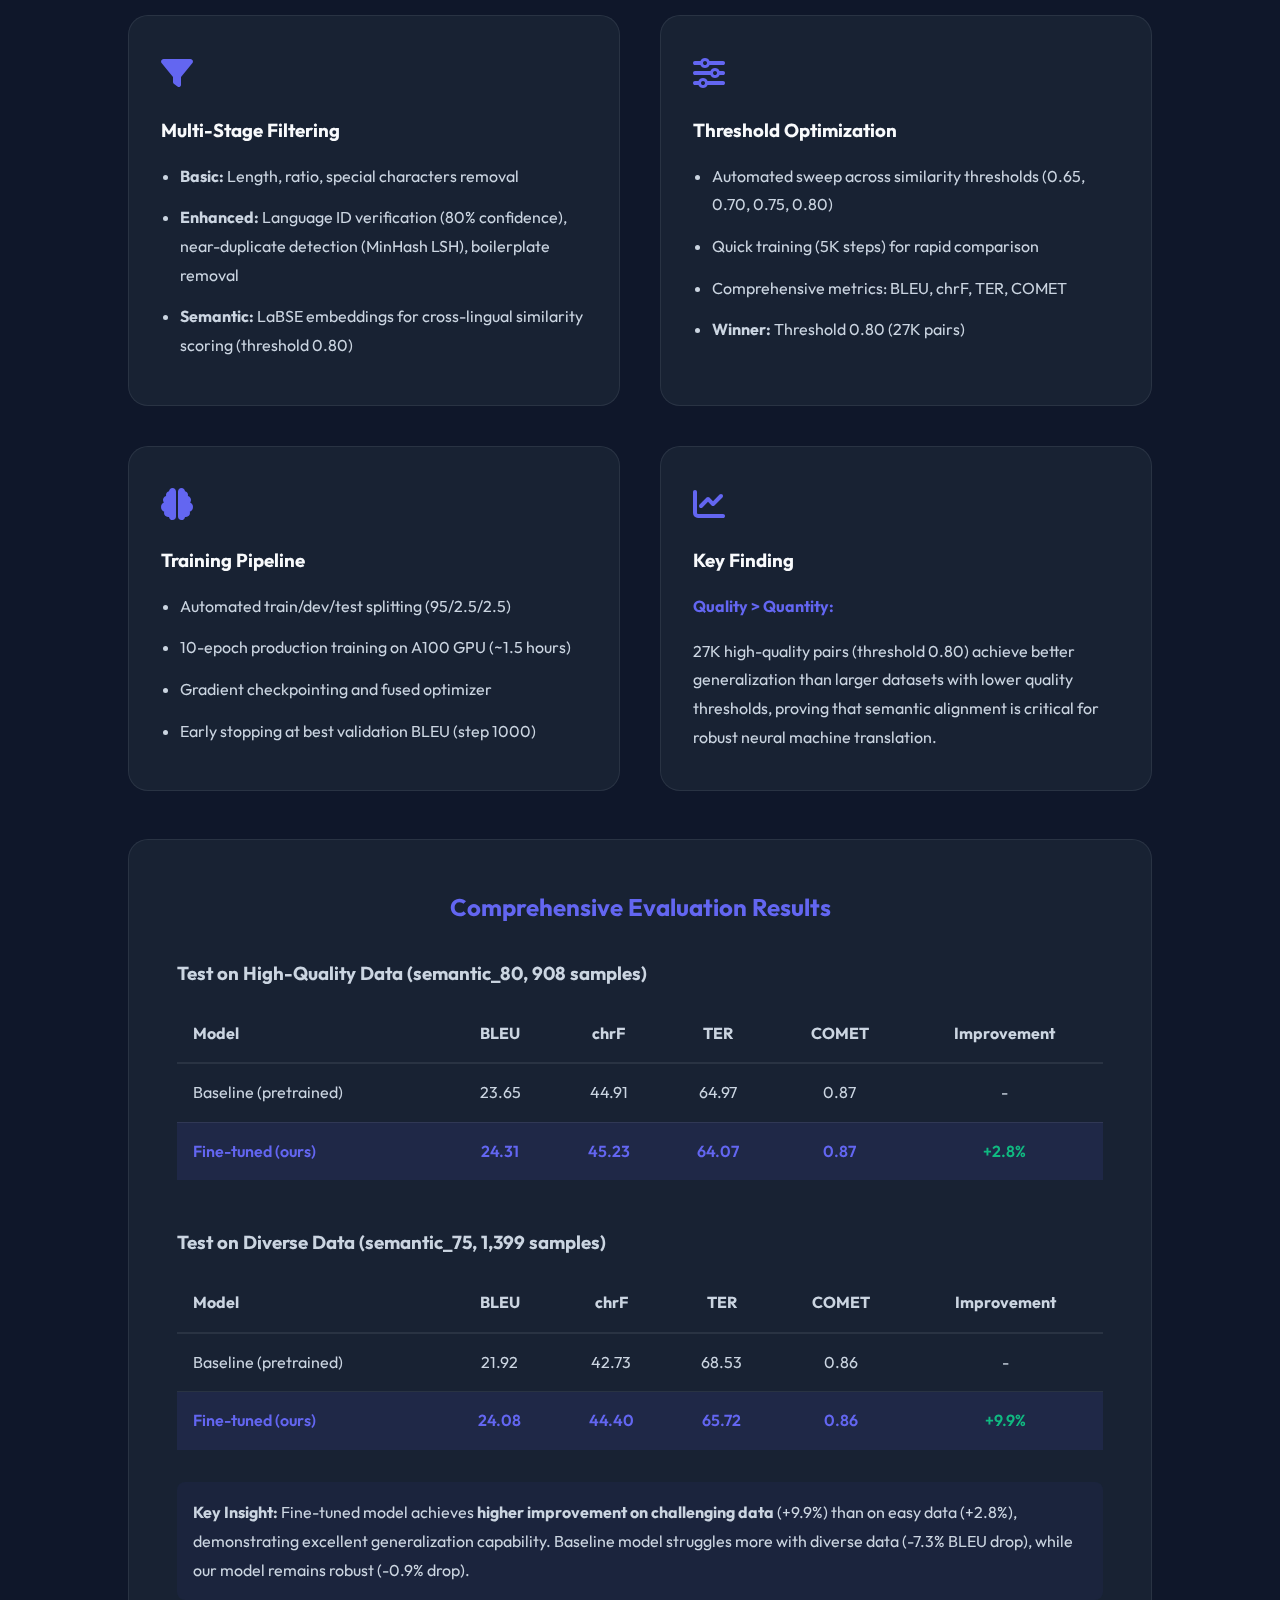
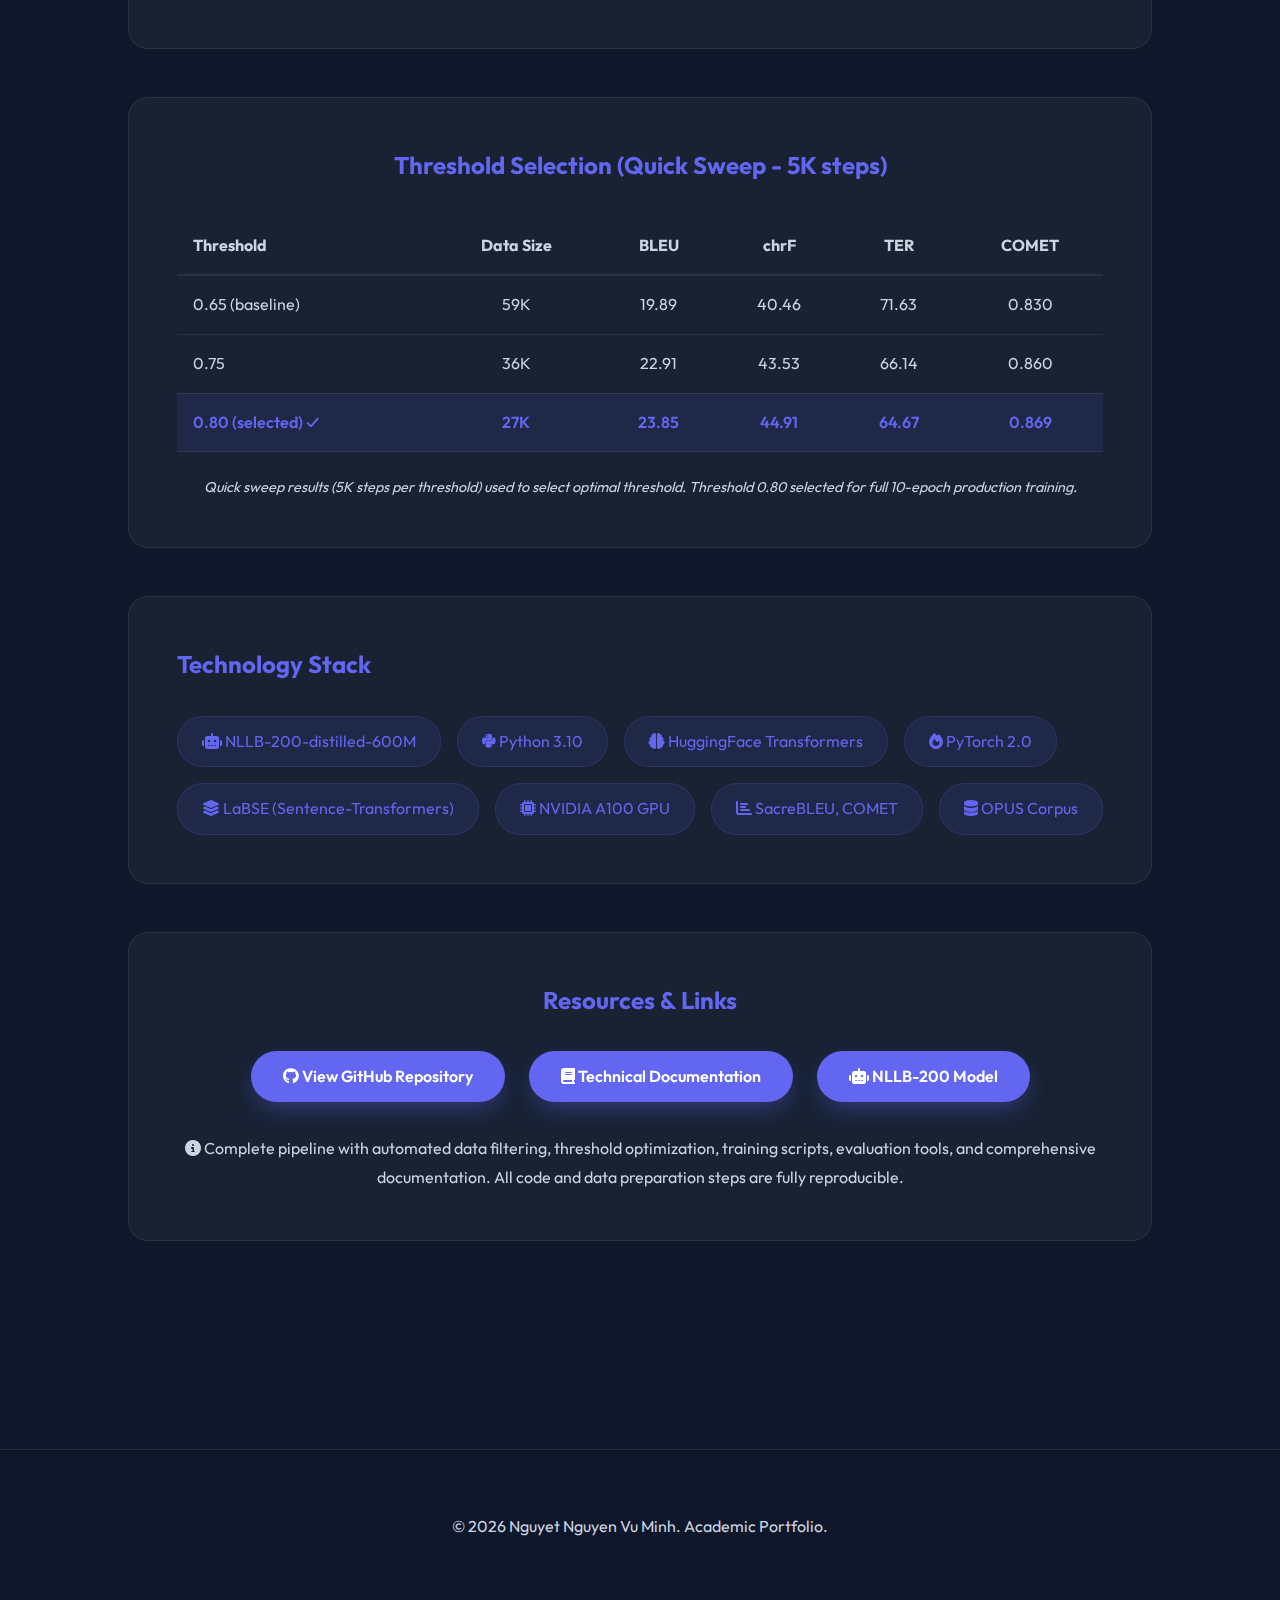
<file: project-nllb.html>
<!DOCTYPE html>
<html lang="vi">

<head>
    <meta charset="UTF-8">
    <meta name="viewport" content="width=device-width, initial-scale=1.0">
    <title>Project Details | NLLB-200 Korean-Vietnamese Fine-tuning</title>

    <!-- Google Fonts -->
    <link rel="preconnect" href="https://fonts.googleapis.com">
    <link rel="preconnect" href="https://fonts.gstatic.com" crossorigin>
    <link href="https://fonts.googleapis.com/css2?family=Outfit:wght@300;400;500;600;700;800&display=swap"
        rel="stylesheet">

    <!-- Font Awesome for Icons -->
    <link rel="stylesheet" href="https://cdnjs.cloudflare.com/ajax/libs/font-awesome/6.4.0/css/all.min.css">
    <link rel="stylesheet" href="style.css">
</head>

<body style="background-image: none;">

    <nav id="navbar" class="scrolled">
        <div class="logo">MINH NGUYET</div>
        <div class="nav-links">
            <a href="index.html">← Back to Portfolio</a>
        </div>
    </nav>

    <section style="padding-top: 10rem;">
        <div class="reveal active">
            <div class="tag-container" style="margin-bottom: 1rem;">
                <span class="tag">NLP</span>
                <span class="tag">Machine Translation</span>
                <span class="tag">NLLB-200</span>
                <span class="tag">Fine-tuning</span>
                <span class="tag">Korean-Vietnamese</span>
            </div>
            <h1 style="font-size: 3rem; line-height: 1.2; margin-bottom: 2rem;">NLLB-200 Fine-tuning for Korean-Vietnamese Translation</h1>

            <div class="glass" style="padding: 3rem; margin-bottom: 3rem;">
                <h2 style="color: var(--primary); margin-bottom: 1.5rem;">Project Overview</h2>
                <p style="font-size: 1.1rem; line-height: 1.8; color: var(--text-muted);">
                    This project implements a comprehensive pipeline for fine-tuning Facebook's NLLB-200-distilled-600M model on Korean-Vietnamese parallel data, 
                    achieving <strong>+9.9% BLEU improvement</strong> on diverse test data through advanced quality filtering and semantic alignment techniques.
                    <br><br>
                    The key innovation lies in the <strong>multi-stage filtering pipeline</strong> combined with <strong>automated threshold optimization</strong>. 
                    Most importantly, we demonstrate that the model <strong>generalizes well without overfitting</strong> - performing even better on challenging data 
                    than on easy data, proving the effectiveness of quality-over-quantity approach.
                </p>
            </div>

            <!-- Key Results Section -->
            <div class="glass" style="padding: 3rem; margin-bottom: 3rem; background: linear-gradient(135deg, rgba(99, 102, 241, 0.1) 0%, rgba(168, 85, 247, 0.1) 100%);">
                <h2 style="color: var(--primary); margin-bottom: 2rem; text-align: center;">Production Results (10 Epochs)</h2>
                <div class="projects-grid" style="grid-template-columns: repeat(auto-fit, minmax(200px, 1fr)); gap: 2rem;">
                    <div style="text-align: center;">
                        <div style="font-size: 3rem; font-weight: 800; color: var(--primary);">24.31</div>
                        <div style="color: var(--text-muted); margin-top: 0.5rem;">BLEU (High-Quality Test)</div>
                        <div style="color: #10b981; font-size: 0.9rem; margin-top: 0.25rem;">+2.8% vs baseline</div>
                    </div>
                    <div style="text-align: center;">
                        <div style="font-size: 3rem; font-weight: 800; color: var(--primary);">24.08</div>
                        <div style="color: var(--text-muted); margin-top: 0.5rem;">BLEU (Diverse Test)</div>
                        <div style="color: #10b981; font-size: 0.9rem; margin-top: 0.25rem;">+9.9% vs baseline</div>
                    </div>
                    <div style="text-align: center;">
                        <div style="font-size: 3rem; font-weight: 800; color: var(--primary);">0.87</div>
                        <div style="color: var(--text-muted); margin-top: 0.5rem;">COMET Score</div>
                        <div style="color: var(--accent); font-size: 0.9rem; margin-top: 0.25rem;">State-of-the-art</div>
                    </div>
                    <div style="text-align: center;">
                        <div style="font-size: 3rem; font-weight: 800; color: var(--primary);">27K</div>
                        <div style="color: var(--text-muted); margin-top: 0.5rem;">Training Pairs</div>
                        <div style="color: var(--accent); font-size: 0.9rem; margin-top: 0.25rem;">Threshold 0.80</div>
                    </div>
                </div>
            </div>

            <!-- Generalization Proof -->
            <div class="glass" style="padding: 3rem; margin-bottom: 3rem; border-left: 4px solid var(--primary);">
                <h3 style="color: var(--primary); margin-bottom: 1rem;"><i class="fas fa-check-circle"></i> Proven Generalization - No Overfitting!</h3>
                <div style="color: var(--text-muted); line-height: 1.8;">
                    <p style="margin-bottom: 1rem;">Our model demonstrates <strong>excellent generalization</strong> across different data distributions:</p>
                    <ul style="padding-left: 2rem; margin-top: 1rem;">
                        <li style="margin-bottom: 0.8rem;"><strong>Trained on:</strong> High-quality data (threshold 0.80, 27K pairs)</li>
                        <li style="margin-bottom: 0.8rem;"><strong>Better on challenging data:</strong> +9.9% improvement on diverse test vs +2.8% on easy test</li>
                        <li style="margin-bottom: 0.8rem;"><strong>Baseline struggles:</strong> BLEU drops 23.65→21.92 (-7.3%) on challenging data</li>
                        <li style="margin-bottom: 0.8rem;"><strong>Our model robust:</strong> BLEU drops only 24.31→24.08 (-0.9%) on challenging data</li>
                    </ul>
                    <p style="margin-top: 1.5rem; padding: 1rem; background: rgba(16, 185, 129, 0.1); border-radius: 0.5rem;">
                        <strong style="color: #10b981;">✓ Production-Ready:</strong> Consistent high performance across different data quality levels
                    </p>
                </div>
            </div>

            <!-- Technical Approach -->
            <div class="projects-grid">
                <div class="glass" style="padding: 2rem;">
                    <div style="font-size: 2rem; margin-bottom: 1rem; color: var(--primary);">
                        <i class="fas fa-filter"></i>
                    </div>
                    <h3 style="margin-bottom: 1rem;">Multi-Stage Filtering</h3>
                    <ul style="margin-top: 1rem; color: var(--text-muted); padding-left: 1.2rem; line-height: 1.8;">
                        <li style="margin-bottom: 0.8rem;"><strong>Basic:</strong> Length, ratio, special characters removal</li>
                        <li style="margin-bottom: 0.8rem;"><strong>Enhanced:</strong> Language ID verification (80% confidence), near-duplicate detection (MinHash LSH), boilerplate removal</li>
                        <li style="margin-bottom: 0.8rem;"><strong>Semantic:</strong> LaBSE embeddings for cross-lingual similarity scoring (threshold 0.80)</li>
                    </ul>
                </div>

                <div class="glass" style="padding: 2rem;">
                    <div style="font-size: 2rem; margin-bottom: 1rem; color: var(--primary);">
                        <i class="fas fa-sliders-h"></i>
                    </div>
                    <h3 style="margin-bottom: 1rem;">Threshold Optimization</h3>
                    <ul style="margin-top: 1rem; color: var(--text-muted); padding-left: 1.2rem; line-height: 1.8;">
                        <li style="margin-bottom: 0.8rem;">Automated sweep across similarity thresholds (0.65, 0.70, 0.75, 0.80)</li>
                        <li style="margin-bottom: 0.8rem;">Quick training (5K steps) for rapid comparison</li>
                        <li style="margin-bottom: 0.8rem;">Comprehensive metrics: BLEU, chrF, TER, COMET</li>
                        <li style="margin-bottom: 0.8rem;"><strong>Winner:</strong> Threshold 0.80 (27K pairs)</li>
                    </ul>
                </div>

                <div class="glass" style="padding: 2rem;">
                    <div style="font-size: 2rem; margin-bottom: 1rem; color: var(--primary);">
                        <i class="fas fa-brain"></i>
                    </div>
                    <h3 style="margin-bottom: 1rem;">Training Pipeline</h3>
                    <ul style="margin-top: 1rem; color: var(--text-muted); padding-left: 1.2rem; line-height: 1.8;">
                        <li style="margin-bottom: 0.8rem;">Automated train/dev/test splitting (95/2.5/2.5)</li>
                        <li style="margin-bottom: 0.8rem;">10-epoch production training on A100 GPU (~1.5 hours)</li>
                        <li style="margin-bottom: 0.8rem;">Gradient checkpointing and fused optimizer</li>
                        <li style="margin-bottom: 0.8rem;">Early stopping at best validation BLEU (step 1000)</li>
                    </ul>
                </div>

                <div class="glass" style="padding: 2rem;">
                    <div style="font-size: 2rem; margin-bottom: 1rem; color: var(--primary);">
                        <i class="fas fa-chart-line"></i>
                    </div>
                    <h3 style="margin-bottom: 1rem;">Key Finding</h3>
                    <div style="color: var(--text-muted); line-height: 1.8;">
                        <p style="margin-bottom: 1rem;"><strong style="color: var(--primary);">Quality > Quantity:</strong></p>
                        <p>27K high-quality pairs (threshold 0.80) achieve better generalization than larger datasets with lower quality thresholds, 
                        proving that semantic alignment is critical for robust neural machine translation.</p>
                    </div>
                </div>
            </div>

            <!-- Detailed Results Tables -->
            <div class="glass" style="padding: 3rem; margin-top: 3rem;">
                <h2 style="color: var(--primary); margin-bottom: 2rem; text-align: center;">Comprehensive Evaluation Results</h2>
                
                <!-- High-Quality Test -->
                <h3 style="color: var(--text-muted); margin-bottom: 1rem; margin-top: 2rem;">Test on High-Quality Data (semantic_80, 908 samples)</h3>
                <div style="overflow-x: auto;">
                    <table style="width: 100%; border-collapse: collapse; color: var(--text-muted);">
                        <thead>
                            <tr style="border-bottom: 2px solid var(--glass-border);">
                                <th style="padding: 1rem; text-align: left;">Model</th>
                                <th style="padding: 1rem; text-align: center;">BLEU</th>
                                <th style="padding: 1rem; text-align: center;">chrF</th>
                                <th style="padding: 1rem; text-align: center;">TER</th>
                                <th style="padding: 1rem; text-align: center;">COMET</th>
                                <th style="padding: 1rem; text-align: center;">Improvement</th>
                            </tr>
                        </thead>
                        <tbody>
                            <tr style="border-bottom: 1px solid var(--glass-border);">
                                <td style="padding: 1rem;">Baseline (pretrained)</td>
                                <td style="padding: 1rem; text-align: center;">23.65</td>
                                <td style="padding: 1rem; text-align: center;">44.91</td>
                                <td style="padding: 1rem; text-align: center;">64.97</td>
                                <td style="padding: 1rem; text-align: center;">0.87</td>
                                <td style="padding: 1rem; text-align: center;">-</td>
                            </tr>
                            <tr style="background: rgba(99, 102, 241, 0.1); font-weight: 600;">
                                <td style="padding: 1rem; color: var(--primary);">Fine-tuned (ours)</td>
                                <td style="padding: 1rem; text-align: center; color: var(--primary);">24.31</td>
                                <td style="padding: 1rem; text-align: center; color: var(--primary);">45.23</td>
                                <td style="padding: 1rem; text-align: center; color: var(--primary);">64.07</td>
                                <td style="padding: 1rem; text-align: center; color: var(--primary);">0.87</td>
                                <td style="padding: 1rem; text-align: center; color: #10b981;">+2.8%</td>
                            </tr>
                        </tbody>
                    </table>
                </div>

                <!-- Diverse Test -->
                <h3 style="color: var(--text-muted); margin-bottom: 1rem; margin-top: 3rem;">Test on Diverse Data (semantic_75, 1,399 samples)</h3>
                <div style="overflow-x: auto;">
                    <table style="width: 100%; border-collapse: collapse; color: var(--text-muted);">
                        <thead>
                            <tr style="border-bottom: 2px solid var(--glass-border);">
                                <th style="padding: 1rem; text-align: left;">Model</th>
                                <th style="padding: 1rem; text-align: center;">BLEU</th>
                                <th style="padding: 1rem; text-align: center;">chrF</th>
                                <th style="padding: 1rem; text-align: center;">TER</th>
                                <th style="padding: 1rem; text-align: center;">COMET</th>
                                <th style="padding: 1rem; text-align: center;">Improvement</th>
                            </tr>
                        </thead>
                        <tbody>
                            <tr style="border-bottom: 1px solid var(--glass-border);">
                                <td style="padding: 1rem;">Baseline (pretrained)</td>
                                <td style="padding: 1rem; text-align: center;">21.92</td>
                                <td style="padding: 1rem; text-align: center;">42.73</td>
                                <td style="padding: 1rem; text-align: center;">68.53</td>
                                <td style="padding: 1rem; text-align: center;">0.86</td>
                                <td style="padding: 1rem; text-align: center;">-</td>
                            </tr>
                            <tr style="background: rgba(99, 102, 241, 0.1); font-weight: 600;">
                                <td style="padding: 1rem; color: var(--primary);">Fine-tuned (ours)</td>
                                <td style="padding: 1rem; text-align: center; color: var(--primary);">24.08</td>
                                <td style="padding: 1rem; text-align: center; color: var(--primary);">44.40</td>
                                <td style="padding: 1rem; text-align: center; color: var(--primary);">65.72</td>
                                <td style="padding: 1rem; text-align: center; color: var(--primary);">0.86</td>
                                <td style="padding: 1rem; text-align: center; color: #10b981;">+9.9%</td>
                            </tr>
                        </tbody>
                    </table>
                </div>

                <p style="margin-top: 2rem; padding: 1rem; background: rgba(99, 102, 241, 0.05); border-radius: 0.5rem; color: var(--text-muted); line-height: 1.8;">
                    <strong>Key Insight:</strong> Fine-tuned model achieves <strong>higher improvement on challenging data</strong> (+9.9%) than on easy data (+2.8%), 
                    demonstrating excellent generalization capability. Baseline model struggles more with diverse data (-7.3% BLEU drop), 
                    while our model remains robust (-0.9% drop).
                </p>
            </div>

            <!-- Threshold Selection Process -->
            <div class="glass" style="padding: 3rem; margin-top: 3rem;">
                <h2 style="color: var(--primary); margin-bottom: 2rem; text-align: center;">Threshold Selection (Quick Sweep - 5K steps)</h2>
                <div style="overflow-x: auto;">
                    <table style="width: 100%; border-collapse: collapse; color: var(--text-muted);">
                        <thead>
                            <tr style="border-bottom: 2px solid var(--glass-border);">
                                <th style="padding: 1rem; text-align: left;">Threshold</th>
                                <th style="padding: 1rem; text-align: center;">Data Size</th>
                                <th style="padding: 1rem; text-align: center;">BLEU</th>
                                <th style="padding: 1rem; text-align: center;">chrF</th>
                                <th style="padding: 1rem; text-align: center;">TER</th>
                                <th style="padding: 1rem; text-align: center;">COMET</th>
                            </tr>
                        </thead>
                        <tbody>
                            <tr style="border-bottom: 1px solid var(--glass-border);">
                                <td style="padding: 1rem;">0.65 (baseline)</td>
                                <td style="padding: 1rem; text-align: center;">59K</td>
                                <td style="padding: 1rem; text-align: center;">19.89</td>
                                <td style="padding: 1rem; text-align: center;">40.46</td>
                                <td style="padding: 1rem; text-align: center;">71.63</td>
                                <td style="padding: 1rem; text-align: center;">0.830</td>
                            </tr>
                            <tr style="border-bottom: 1px solid var(--glass-border);">
                                <td style="padding: 1rem;">0.75</td>
                                <td style="padding: 1rem; text-align: center;">36K</td>
                                <td style="padding: 1rem; text-align: center;">22.91</td>
                                <td style="padding: 1rem; text-align: center;">43.53</td>
                                <td style="padding: 1rem; text-align: center;">66.14</td>
                                <td style="padding: 1rem; text-align: center;">0.860</td>
                            </tr>
                            <tr style="background: rgba(99, 102, 241, 0.1); border-bottom: 1px solid var(--glass-border); font-weight: 600;">
                                <td style="padding: 1rem; color: var(--primary);">0.80 (selected) ✓</td>
                                <td style="padding: 1rem; text-align: center; color: var(--primary);">27K</td>
                                <td style="padding: 1rem; text-align: center; color: var(--primary);">23.85</td>
                                <td style="padding: 1rem; text-align: center; color: var(--primary);">44.91</td>
                                <td style="padding: 1rem; text-align: center; color: var(--primary);">64.67</td>
                                <td style="padding: 1rem; text-align: center; color: var(--primary);">0.869</td>
                            </tr>
                        </tbody>
                    </table>
                </div>
                <p style="margin-top: 1.5rem; text-align: center; color: var(--text-muted); font-size: 0.9rem;">
                    <em>Quick sweep results (5K steps per threshold) used to select optimal threshold. Threshold 0.80 selected for full 10-epoch production training.</em>
                </p>
            </div>

            <!-- Technology Stack -->
            <div class="glass" style="padding: 3rem; margin-top: 3rem;">
                <h2 style="color: var(--primary); margin-bottom: 2rem;">Technology Stack</h2>
                <div style="display: flex; flex-wrap: wrap; gap: 1rem;">
                    <span class="tag" style="font-size: 1rem; padding: 0.75rem 1.5rem;">
                        <i class="fas fa-robot"></i> NLLB-200-distilled-600M
                    </span>
                    <span class="tag" style="font-size: 1rem; padding: 0.75rem 1.5rem;">
                        <i class="fab fa-python"></i> Python 3.10
                    </span>
                    <span class="tag" style="font-size: 1rem; padding: 0.75rem 1.5rem;">
                        <i class="fas fa-brain"></i> HuggingFace Transformers
                    </span>
                    <span class="tag" style="font-size: 1rem; padding: 0.75rem 1.5rem;">
                        <i class="fas fa-fire"></i> PyTorch 2.0
                    </span>
                    <span class="tag" style="font-size: 1rem; padding: 0.75rem 1.5rem;">
                        <i class="fas fa-layer-group"></i> LaBSE (Sentence-Transformers)
                    </span>
                    <span class="tag" style="font-size: 1rem; padding: 0.75rem 1.5rem;">
                        <i class="fas fa-microchip"></i> NVIDIA A100 GPU
                    </span>
                    <span class="tag" style="font-size: 1rem; padding: 0.75rem 1.5rem;">
                        <i class="fas fa-chart-bar"></i> SacreBLEU, COMET
                    </span>
                    <span class="tag" style="font-size: 1rem; padding: 0.75rem 1.5rem;">
                        <i class="fas fa-database"></i> OPUS Corpus
                    </span>
                </div>
            </div>

            <!-- Links and Resources -->
            <div class="glass" style="padding: 3rem; margin-top: 3rem; text-align: center;">
                <h2 style="color: var(--primary); margin-bottom: 2rem;">Resources & Links</h2>
                <div style="display: flex; flex-wrap: wrap; gap: 1.5rem; justify-content: center;">
                    <a href="https://github.com/mhnguyetvu/nllb-distilled-200-finetuning" class="btn btn-primary" target="_blank">
                        <i class="fab fa-github"></i> View GitHub Repository
                    </a>
                    <a href="https://github.com/mhnguyetvu/nllb-distilled-200-finetuning/blob/main/README.md" class="btn btn-primary" target="_blank">
                        <i class="fas fa-book"></i> Technical Documentation
                    </a>
                    <a href="https://huggingface.co/facebook/nllb-200-distilled-600M" class="btn btn-primary" target="_blank">
                        <i class="fas fa-robot"></i> NLLB-200 Model
                    </a>
                </div>
                <p style="margin-top: 2rem; color: var(--text-muted); line-height: 1.8;">
                    <i class="fas fa-info-circle"></i> Complete pipeline with automated data filtering, threshold optimization, training scripts, 
                    evaluation tools, and comprehensive documentation. All code and data preparation steps are fully reproducible.
                </p>
            </div>
        </div>
    </section>

    <footer
        style="text-align: center; padding: 4rem 10%; color: var(--text-muted); border-top: 1px solid var(--glass-border); margin-top: 5rem;">
        <p>&copy; 2026 Nguyet Nguyen Vu Minh. Academic Portfolio.</p>
    </footer>

    <script src="script.js"></script>
</body>

</html>
</file>
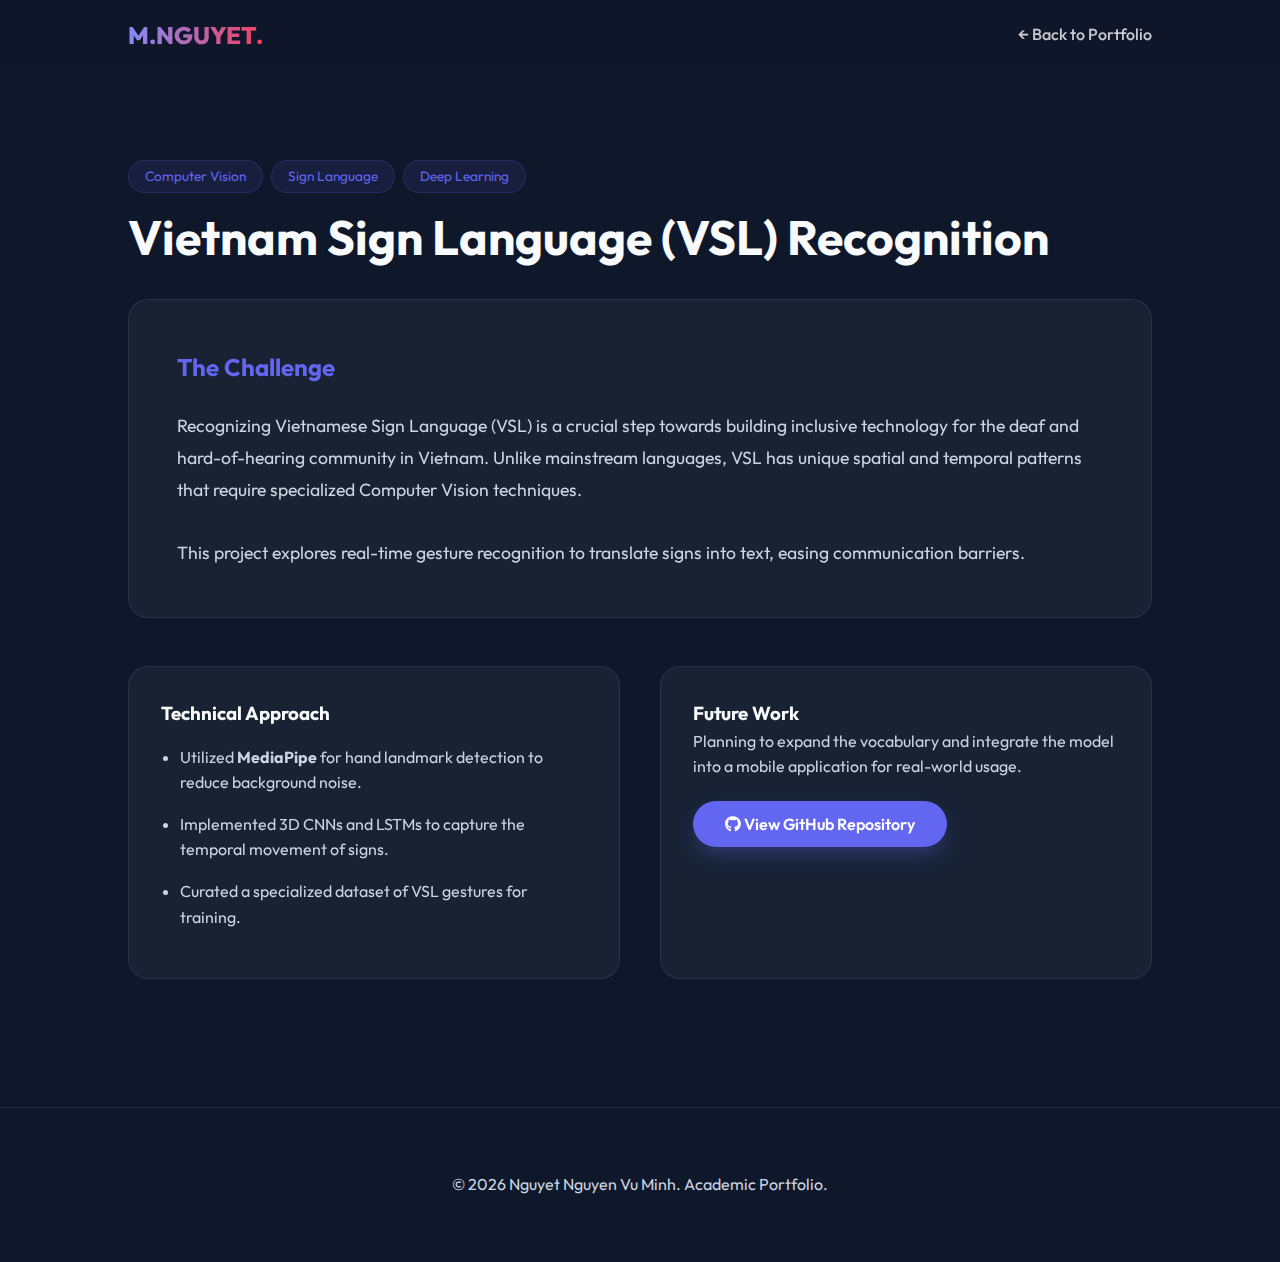
<file: project-vsl.html>
<!DOCTYPE html>
<html lang="vi">

<head>
    <meta charset="UTF-8">
    <meta name="viewport" content="width=device-width, initial-scale=1.0">
    <title>Project Details | Vietnam Sign Language Recognition</title>

    <!-- Google Fonts -->
    <link rel="preconnect" href="https://fonts.googleapis.com">
    <link rel="preconnect" href="https://fonts.gstatic.com" crossorigin>
    <link href="https://fonts.googleapis.com/css2?family=Outfit:wght@300;400;500;600;700;800&display=swap"
        rel="stylesheet">

    <!-- Font Awesome for Icons -->
    <link rel="stylesheet" href="https://cdnjs.cloudflare.com/ajax/libs/font-awesome/6.4.0/css/all.min.css">
    <link rel="stylesheet" href="style.css">
</head>

<body style="background-image: none;">

    <nav id="navbar" class="scrolled">
        <div class="logo">M.NGUYET.</div>
        <div class="nav-links">
            <a href="index.html">← Back to Portfolio</a>
        </div>
    </nav>

    <section style="padding-top: 10rem;">
        <div class="reveal active">
            <div class="tag-container" style="margin-bottom: 1rem;">
                <span class="tag">Computer Vision</span>
                <span class="tag">Sign Language</span>
                <span class="tag">Deep Learning</span>
            </div>
            <h1 style="font-size: 3rem; line-height: 1.2; margin-bottom: 2rem;">Vietnam Sign Language (VSL) Recognition
            </h1>

            <div class="glass" style="padding: 3rem; margin-bottom: 3rem;">
                <h2 style="color: var(--primary); margin-bottom: 1.5rem;">The Challenge</h2>
                <p style="font-size: 1.1rem; line-height: 1.8; color: var(--text-muted);">
                    Recognizing Vietnamese Sign Language (VSL) is a crucial step towards building inclusive technology
                    for the deaf and hard-of-hearing community in Vietnam. Unlike mainstream languages, VSL has unique
                    spatial and temporal patterns that require specialized Computer Vision techniques.
                    <br><br>
                    This project explores real-time gesture recognition to translate signs into text, easing
                    communication barriers.
                </p>
            </div>

            <div class="projects-grid">
                <div class="glass" style="padding: 2rem;">
                    <h3>Technical Approach</h3>
                    <ul style="margin-top: 1rem; color: var(--text-muted); padding-left: 1.2rem;">
                        <li style="margin-bottom: 1rem;">Utilized <strong>MediaPipe</strong> for hand landmark detection
                            to reduce background noise.</li>
                        <li style="margin-bottom: 1rem;">Implemented 3D CNNs and LSTMs to capture the temporal movement
                            of signs.</li>
                        <li style="margin-bottom: 1rem;">Curated a specialized dataset of VSL gestures for training.
                        </li>
                    </ul>
                </div>

                <div class="glass" style="padding: 2rem;">
                    <h3>Future Work</h3>
                    <div style="color: var(--text-muted);">
                        <p>Planning to expand the vocabulary and integrate the model into a mobile application for
                            real-world usage.</p>
                    </div>
                    <div style="margin-top: 2rem;">
                        <a href="https://github.com/mhnguyetvu/sign-language-vsl" class="btn btn-primary"
                            target="_blank"><i class="fab fa-github"></i> View GitHub Repository</a>
                    </div>
                </div>
            </div>
        </div>
    </section>

    <footer
        style="text-align: center; padding: 4rem 10%; color: var(--text-muted); border-top: 1px solid var(--glass-border);">
        <p>&copy; 2026 Nguyet Nguyen Vu Minh. Academic Portfolio.</p>
    </footer>

    <script src="script.js"></script>
</body>

</html>
</file>
<file: style.css>
:root {
    --primary: #6366f1;
    --primary-hover: #4f46e5;
    --bg-dark: #0f172a;
    --card-bg: rgba(30, 41, 59, 0.6);
    --text-main: #f8fafc;
    --text-muted: #cbd5e1;
    --glass-border: rgba(255, 255, 255, 0.08);
    --accent: #38bdf8;
    --transition: all 0.4s cubic-bezier(0.4, 0, 0.2, 1);
}

* {
    margin: 0;
    padding: 0;
    box-sizing: border-box;
    font-family: 'Outfit', sans-serif;
}

body {
    background-color: var(--bg-dark);
    color: var(--text-main);
    line-height: 1.6;
    overflow-x: hidden;
}

/* Glassmorphism Utility */
.glass {
    background: var(--card-bg);
    backdrop-filter: blur(12px);
    -webkit-backdrop-filter: blur(12px);
    border: 1px solid var(--glass-border);
    border-radius: 20px;
}

/* Navbar */
nav {
    position: fixed;
    top: 0;
    width: 100%;
    padding: 1.5rem 10%;
    display: flex;
    justify-content: space-between;
    align-items: center;
    z-index: 1000;
    transition: var(--transition);
}

nav.scrolled {
    padding: 1rem 10%;
    background: rgba(15, 23, 42, 0.8);
    backdrop-filter: blur(10px);
}

.logo {
    font-size: 1.5rem;
    font-weight: 800;
    background: linear-gradient(to right, #818cf8, #f43f5e);
    -webkit-background-clip: text;
    background-clip: text;
    -webkit-text-fill-color: transparent;
}

.nav-links {
    display: flex;
    gap: 2.5rem;
}

.nav-links a {
    text-decoration: none;
    color: var(--text-main);
    font-weight: 500;
    transition: var(--transition);
    opacity: 0.8;
}

.nav-links a:hover {
    opacity: 1;
    color: var(--primary);
}

/* Hero Section */
.hero {
    height: 100vh;
    display: flex;
    align-items: center;
    justify-content: center;
    text-align: center;
    padding: 0 10%;
    position: relative;
    background-image: url('hero-bg.png?v=2');
    background-size: cover;
    background-position: center;
}

.hero::after {
    content: '';
    position: absolute;
    top: 0;
    left: 0;
    width: 100%;
    height: 100%;
    background: radial-gradient(circle at center, transparent 0%, var(--bg-dark) 100%);
}

.hero-content {
    position: relative;
    z-index: 1;
    max-width: 800px;
}

.hero h1 {
    font-size: 4.5rem;
    font-weight: 800;
    margin-bottom: 1.5rem;
    line-height: 1.1;
    letter-spacing: -2px;
}

.hero p {
    font-size: 1.25rem;
    color: var(--text-muted);
    margin-bottom: 2.5rem;
}

.cta-buttons {
    display: flex;
    gap: 1.5rem;
    justify-content: center;
}

.btn {
    padding: 0.8rem 2rem;
    border-radius: 50px;
    text-decoration: none;
    font-weight: 600;
    transition: var(--transition);
    cursor: pointer;
}

.btn-primary {
    background: var(--primary);
    color: white;
    box-shadow: 0 10px 25px -5px rgba(99, 102, 241, 0.4);
}

.btn-primary:hover {
    background: var(--primary-hover);
    transform: translateY(-3px);
}

.btn-outline {
    border: 2px solid var(--glass-border);
    color: white;
}

.btn-outline:hover {
    background: rgba(255, 255, 255, 0.1);
    transform: translateY(-3px);
}

/* Sections */
section {
    padding: 8rem 10%;
}

.section-title {
    font-size: 2.5rem;
    font-weight: 700;
    margin-bottom: 3rem;
    text-align: center;
}

/* Grid Layouts */
.skills-grid {
    display: grid;
    grid-template-columns: repeat(auto-fit, minmax(200px, 1fr));
    gap: 2rem;
}

.skill-card {
    padding: 2.5rem;
    text-align: center;
    transition: var(--transition);
}

.skill-card:hover {
    transform: translateY(-10px);
    border-color: var(--primary);
}

.skill-card i {
    font-size: 3rem;
    margin-bottom: 1rem;
    color: var(--primary);
}

.projects-grid {
    display: grid;
    grid-template-columns: repeat(auto-fit, minmax(350px, 1fr));
    gap: 2.5rem;
}

.project-card {
    overflow: hidden;
    transition: var(--transition);
}

.project-img {
    width: 100%;
    height: 200px;
    background: #1e293b;
    border-radius: 15px;
    margin-bottom: 1.5rem;
}

.project-info {
    padding: 1rem;
}

.project-info h3 {
    margin-bottom: 0.5rem;
}

.project-info p {
    color: var(--text-muted);
    font-size: 0.95rem;
}

/* Contact Section */
.contact-container {
    max-width: 600px;
    margin: 0 auto;
}

.form-group {
    margin-bottom: 1.5rem;
}

input,
textarea {
    width: 100%;
    padding: 1rem;
    background: rgba(255, 255, 255, 0.05);
    border: 1px solid var(--glass-border);
    border-radius: 10px;
    color: white;
    outline: none;
    transition: var(--transition);
}

input:focus,
textarea:focus {
    border-color: var(--primary);
    background: rgba(255, 255, 255, 0.1);
}

/* Education Timeline */
.timeline {
    position: relative;
    max-width: 800px;
    margin: 0 auto;
}

.timeline::after {
    content: '';
    position: absolute;
    width: 2px;
    background: var(--glass-border);
    top: 0;
    bottom: 0;
    left: 20px;
}

.timeline-item {
    padding: 10px 40px;
    position: relative;
    background: transparent;
    width: 100%;
}

.timeline-item::after {
    content: '';
    position: absolute;
    width: 16px;
    height: 16px;
    left: 12px;
    background-color: var(--primary);
    border: 4px solid var(--bg-dark);
    top: 15px;
    border-radius: 50%;
    z-index: 1;
}

.timeline-content {
    padding: 1.5rem;
    position: relative;
}

.timeline-date {
    font-size: 0.9rem;
    color: var(--primary);
    font-weight: 700;
    margin-bottom: 0.5rem;
}

/* Research Projects */
.research-card {
    padding: 2.5rem;
    margin-bottom: 2rem;
    display: flex;
    flex-direction: column;
    gap: 1.2rem;
    text-align: left;
}

.tag-container {
    display: flex;
    gap: 0.5rem;
    flex-wrap: wrap;
}

.tag {
    padding: 0.3rem 1rem;
    background: rgba(99, 102, 241, 0.1);
    border: 1px solid rgba(99, 102, 241, 0.2);
    border-radius: 50px;
    font-size: 0.85rem;
    color: var(--primary);
}

.tag.publication {
    background: rgba(244, 63, 94, 0.15);
    border-color: rgba(244, 63, 94, 0.4);
    color: #fb7185;
    font-weight: 700;
}

.project-links {
    margin-top: 1.5rem;
    display: flex;
    gap: 1.5rem;
}

.project-links a {
    font-size: 0.9rem;
    color: var(--accent);
    text-decoration: none;
    display: flex;
    align-items: center;
    gap: 0.5rem;
    font-weight: 600;
}

.project-links a:hover {
    text-decoration: underline;
}

/* Interest Badges */
.interests-grid {
    display: flex;
    flex-wrap: wrap;
    gap: 1rem;
    justify-content: center;
    margin-top: 1rem;
}

.interest-badge {
    padding: 1rem 2rem;
    border-radius: 15px;
    background: rgba(255, 255, 255, 0.03);
    border: 1px solid var(--glass-border);
    transition: var(--transition);
}

.interest-badge:hover {
    background: rgba(255, 255, 255, 0.06);
    border-color: var(--primary);
}

/* Publication Title */
.project-info h3 {
    font-size: 1.5rem;
    font-weight: 700;
    color: var(--text-main);
}

.project-info .abstract {
    font-size: 1rem;
    color: var(--text-muted);
    margin: 1rem 0;
}


/* Reveal Animation */
.reveal {
    opacity: 0;
    transform: translateY(30px);
    transition: all 0.8s ease-out;
}

.reveal.active {
    opacity: 1;
    transform: translateY(0);
}

/* Responsive */
@media (max-width: 768px) {
    .hero h1 {
        font-size: 3rem;
    }

    .nav-links {
        display: none;
    }
}
</file>
